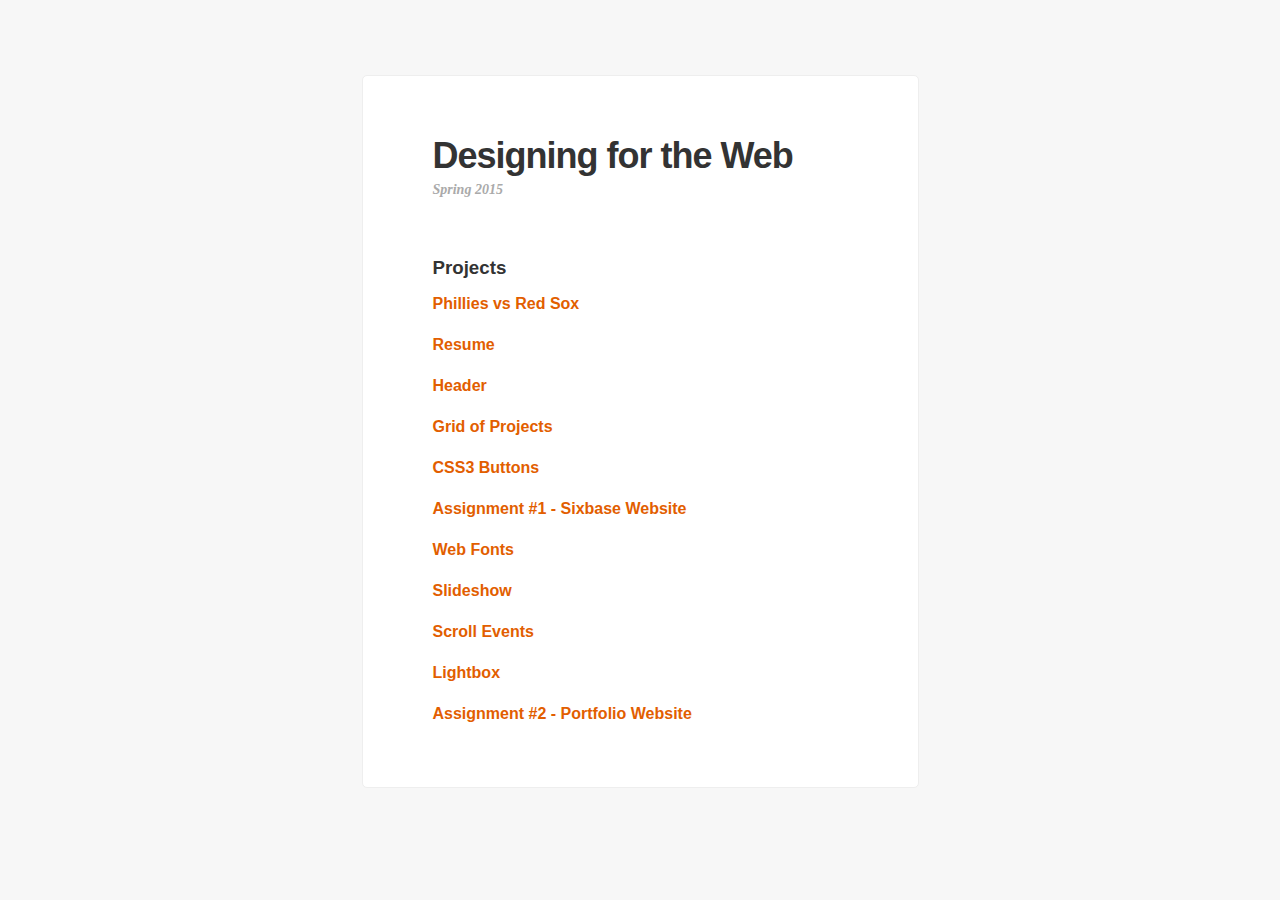
<file: index.html>
<!doctype html>
<html><head>
    <title>Designing for the Web | Spring 2015</title>

    <style type="text/css">
      body {
        background: #f7f7f7;
        font-family: 'Helvetica', Arial, sans-serif;
        color: #333333;
        font-size: 16px;
        line-height: 1.0;
        font-weight: bold;
      }

      a,
      a:active,
      a:visited {
        text-decoration: none;
        color: #e25e00;
      }

      a:hover {
        opacity: .5;
      }

      div {
        margin: 75px auto;
        padding: 60px 70px 40px 70px;
        background: #ffffff;
        max-width: 415px;
        border-radius: 5px;
        border: 1px solid #eeeeee;
      }

      h1 {
        font-size: 36px;
        line-height: 1.1;
        margin: 0;
        letter-spacing: -1px;
      }

      h2 {
        font-family: Georgia, serif;
        font-size: 14px;
        line-height: 2.0;
        color: #aaaaaa;
        font-style: italic;
        margin: 0 0 55px 0;
      }

      ul {
        list-style-type: none;
        padding: 0;
        margin: 0;
      }

      li {
        padding-bottom: 25px;
      }


    </style>
  <style>.pkt_added {text-decoration:none !important;}</style><link id="avast_os_ext_custom_font" href="//fonts.googleapis.com/css?family=Source+Sans+Pro" rel="stylesheet" type="text/css"><link href="//fonts.googleapis.com/css?family=Lato:400,900" rel="stylesheet" type="text/css"><link href="//fonts.googleapis.com/css?family=Open+Sans:300,400,700&amp;subset=latin,latin-ext" rel="stylesheet" type="text/css"><link href="//fonts.googleapis.com/css?family=Gloria+Hallelujah" rel="stylesheet" type="text/css"><style type="text/css">#wikiwand-ext-switch-button {
      position:fixed;
      bottom:-100px;
      right:10px;
      width:227px;
      height:48px;
      z-index:200000;
      cursor:pointer;
  }

  .wikiwand-ext-switch-button-RTL {
      right:auto !important;
      left:60px;
  }
  #wikiwand-ext-switch-link {
      cursor:pointer;
  }
  #wikiwand-ext-loading {
      position:fixed;
      width:120px;
      height:120px;
      margin-left:-60px;
      margin-top:-60px;
      top:50%;
      left:50%;
      z-index:100000;
      opacity:0;
  }
;</style></head>

  <body style="">
    <div>
      <h1>Designing for the Web</h1>
      <h2>Spring 2015</h2>

      <ul>
        <h3>Projects</h3>
        <li><a href="/phillies">Phillies vs Red Sox</a></li>
        <li><a href="/resume">Resume</a></li>
        <li><a href="/header">Header</a></li>
        <li><a href="/grid">Grid of Projects</a></li>
        <li><a href="/css3-button">CSS3 Buttons</a></li>
        <li><a href="/assignment1">Assignment #1 - Sixbase Website</a></li>
        <li><a href="/web-fonts">Web Fonts</a></li>
        <li><a href="/slideshow">Slideshow</a></li>
        <li><a href="/scrolling">Scroll Events</a></li>
        <li><a href="/lightbox">Lightbox</a></li>
        <li><a href="/portfolio">Assignment #2 - Portfolio Website</a></li>
      </ul>
    </div>
  

</body></html>
</file>
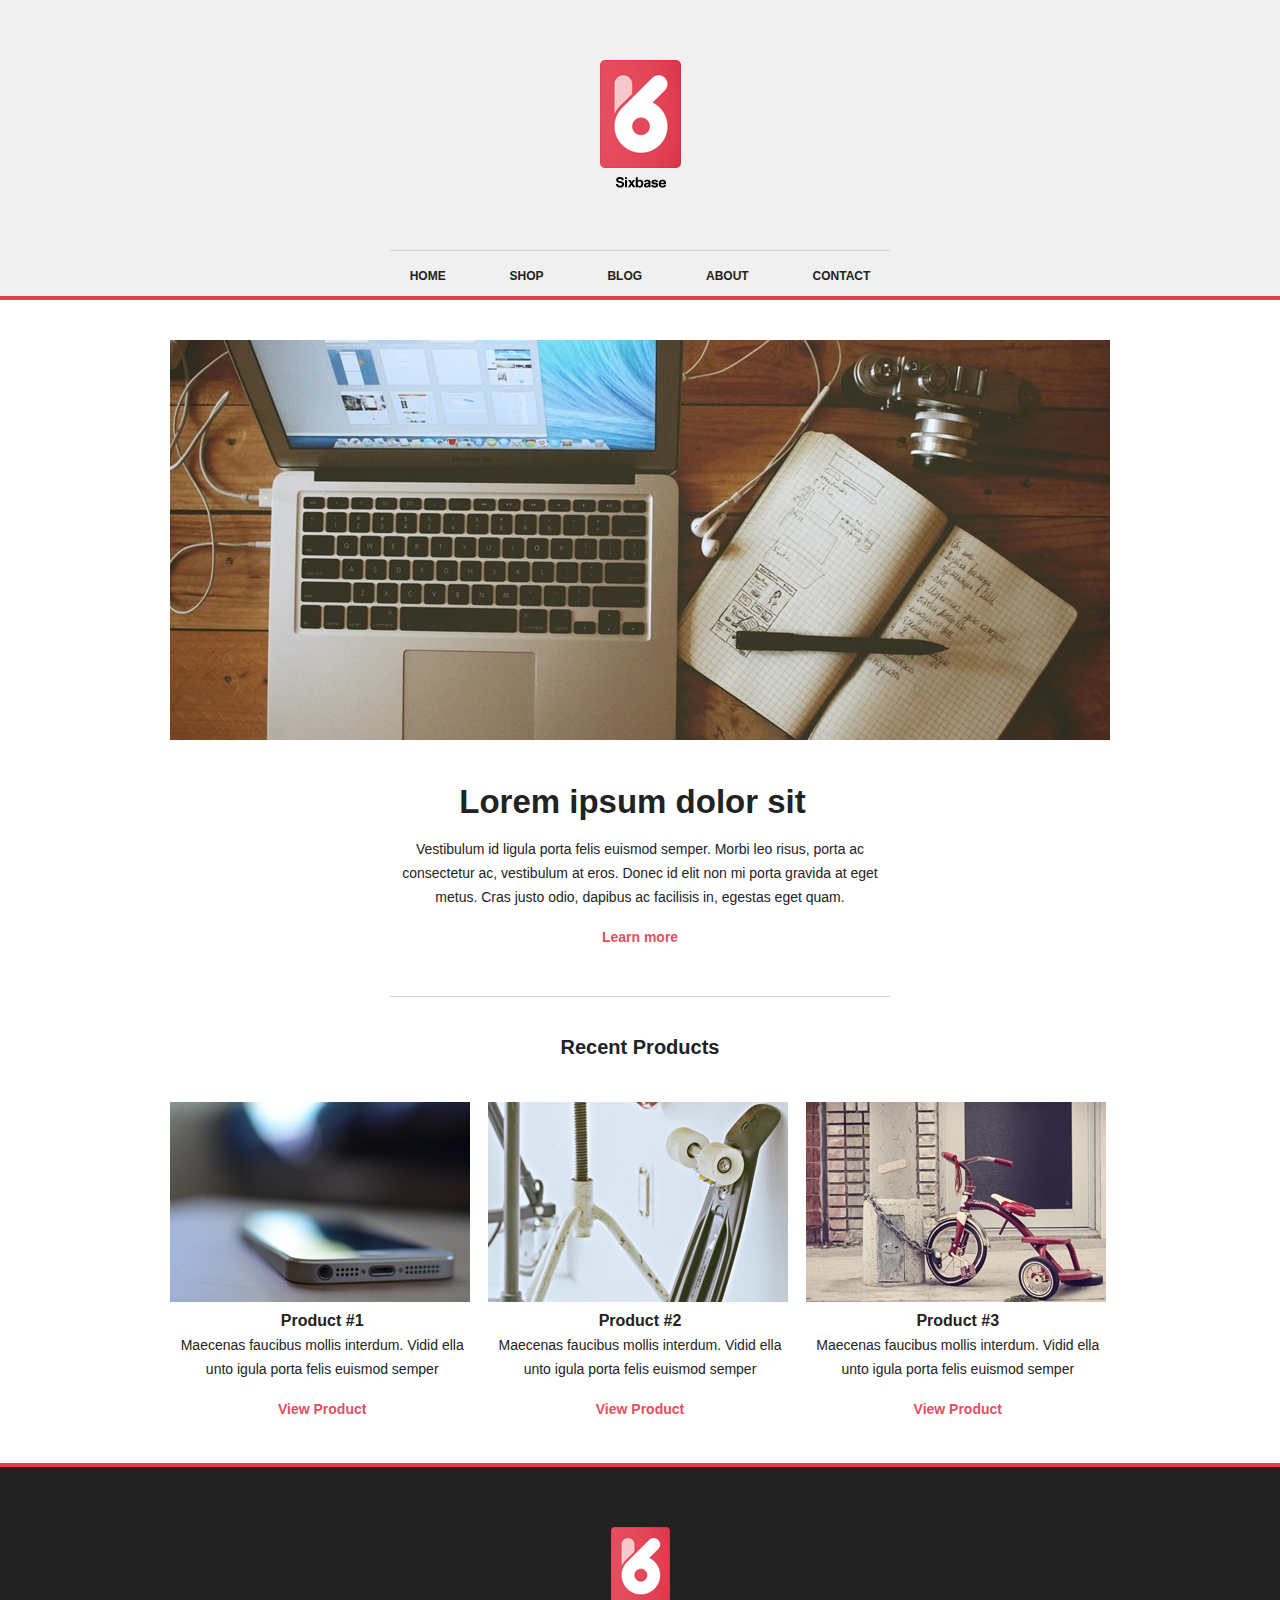
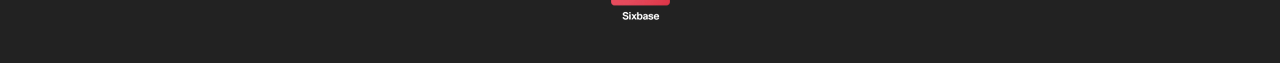
<file: assignment 1/index.html>
<!doctype HTML>
<html>
<head>
  <title>Sixbase</title>

  <link type="text/css" href="files/css/styles.css" rel="stylesheet" />
</head>

<body>
  <header>
    <div id="inner-wrapper">
      <div id="logo">
        <img src='files/img/sixbase-logo.png' />
      </div>
        <div id="line"></div>
      <div id="nav">
        <ul>
          <li><a href="http://yoursite.com" target="_self">HOME</a></li>
          <li><a href="http://yoursite.com/blog" target="_self">SHOP</a></li>
          <li><a href="http://yoursite.com/about" target="_self">BLOG</a></li>
          <li><a href="http://yoursite.com/about" target="_self">ABOUT</a></li>
          <li><a href="http://yoursite.com/contact" target="_self">CONTACT</a></li>
        </ul>
      </div>
    </div>
  </header>

  <div>
    <img src='files/img/desk-hero.jpg'/>
    <p class='body'><h1>Lorem ipsum dolor sit </h1></p>

    <div id='paragraph-1'>
      <p>Vestibulum id ligula porta felis euismod semper. Morbi leo risus, porta ac <br /> consectetur ac, vestibulum at eros. Donec id elit non mi porta gravida at eget <br /> metus. Cras justo odio, dapibus ac facilisis in, egestas eget quam.</p>
    </div>

    <p class='link'>Learn more</p>

      <div id="line"></div>

    <p><h2>Recent Products</h2></p>
   </div> 

  <div>
    <div class='product-photo'>
      <img src='files/img/product-1.jpg'/>
      <p class='product-info'><h3>Product #1</h3> Maecenas faucibus mollis interdum. Vidid ella <br /> unto igula porta felis euismod semper
      <br /><span class='link'>View Product</span></p>
    </div>

    <div class='product-photo'>
      <img src='files/img/product-2.jpg'/>
      <p class='product-info'><h3>Product #2</h3>Maecenas faucibus mollis interdum. Vidid ella <br /> unto igula porta felis euismod semper
      <br /><span class='link'>View Product</span></p>
    </div>

    <div class='product-photo'>
      <img src='files/img/product-3.jpg'/>
      <p class='product-info'><h3>Product #3</h3> Maecenas faucibus mollis interdum. Vidid ella <br /> unto igula porta felis euismod semper
      <br /><span class='link'>View Product</span></p>
    </div>
  </div>


  <div id='footer' id="inner-wrapper">
    <div id='logo'>
      <a href="http://whitefield316.github.com/assignment1">
      <img src='files/img/sixbase-logo-reversed.png' /></a>
    </div>  
  </div>


</body>
</file>
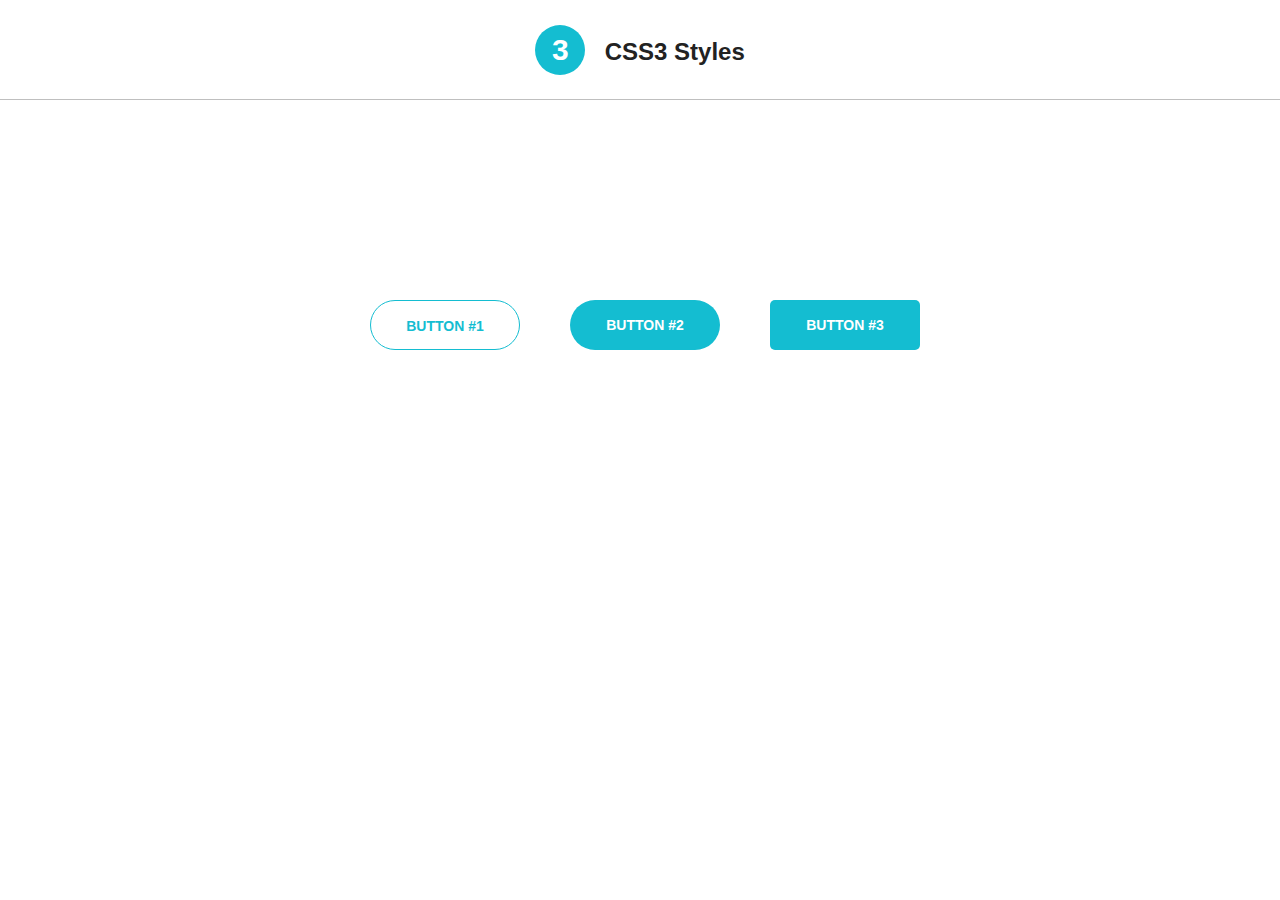
<file: css3-button/index.html>
<!doctype html>
<html>
  <head>
    <title>Practice Site 3 | CSS3 Styles</title>

    <link type="text/css" href="files/css/styles.css" rel="stylesheet" />
  </head>

  <body>
    <header>
      <div class="inner-wrapper">
        <div class="logo">
          <a href="">
            <h1>3</h1>
            <h2>CSS3 Styles</h2>
          </a>
        </div>
      </div>
    </header>

    <div class="content">
      <div class="button-wrapper">
        <a class="button one" href="">Button #1</a>
        <a class="button two" href="">Button #2</a>
        <a class="button three" href="">Button #3</a>
      </div>
    </div>
  </body>
</html>
</file>
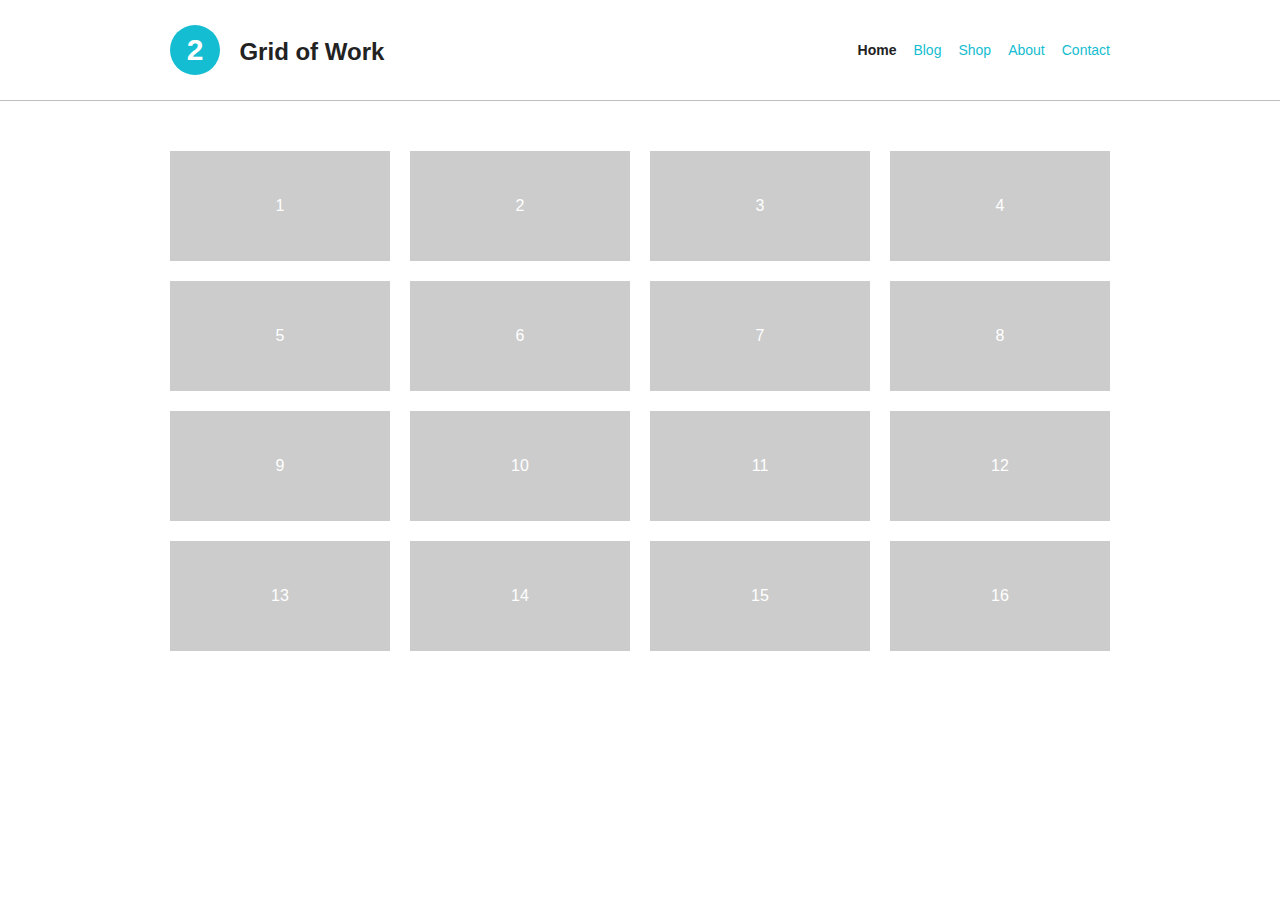
<file: grid/index.html>
<!doctype html>
<html>
  <head>
    <title>Practice Site 2 | Grid of Work</title>

    <link type="text/css" href="files/css/styles.css" rel="stylesheet" />
  </head>

  <body>
    <header>
      <div id="inner-wrapper">
        <div id="logo">
          <a href="">
            <h1>2</h1>
            <h2>Grid of Work</h2>
          </a>
        </div>
        <div id="nav">
          <ul>
            <li class="active"><a href="http://yoursite.com" target="_self">Home</a></li>
            <li><a href="http://yoursite.com/blog" target="_self">Blog</a></li>
            <li><a href="http://yoursite.com/about" target="_self">Shop</a></li>
            <li><a href="http://yoursite.com/about" target="_self">About</a></li>
            <li><a href="http://yoursite.com/contact" target="_self">Contact</a></li>
          </ul>
        </div>
      </div>
    </header>

    <div id="content">
      <div class="row-1">
        <a href=""><div class="project">1</div></a>
        <a href=""><div class="project">2</div></a>
        <a href=""><div class="project">3</div></a>
        <a href=""><div class="project last">4</div></a>
      </div>
      <div class="row-2">
        <a href=""><div class="project">5</div></a>
        <a href=""><div class="project">6</div></a>
        <a href=""><div class="project">7</div></a>
        <a href=""><div class="project last">8</div></a>
      </div>
      <div class="row-3">
        <a href=""><div class="project">9</div></a>
        <a href=""><div class="project">10</div></a>
        <a href=""><div class="project">11</div></a>
        <a href=""><div class="project last">12</div></a>
      </div>
      <div class="row-4">
        <a href=""><div class="project">13</div></a>
        <a href=""><div class="project">14</div></a>
        <a href=""><div class="project">15</div></a>
        <a href=""><div class="project last">16</div></a>
      </div>
    </div>
  </body>
</html>
</file>
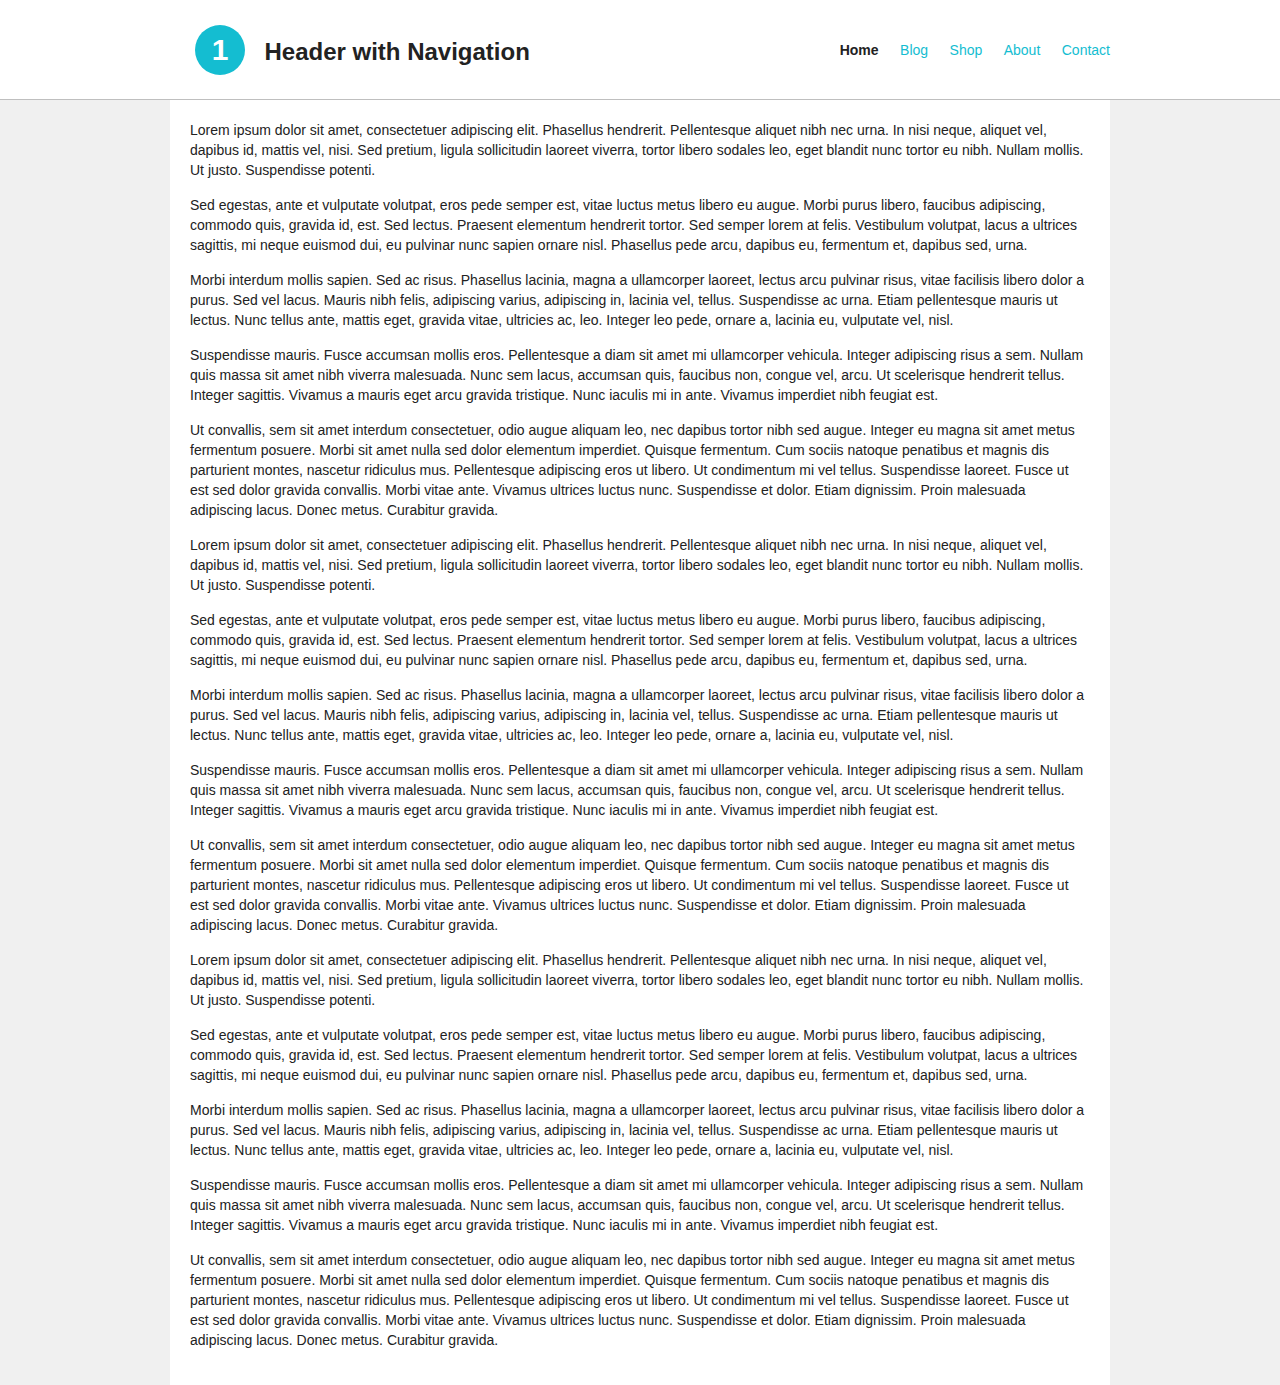
<file: header/index.html>
<!doctype html>
<html>
  <head>
    <title>Practice Site 1 | Header with Navigation</title>

    <link type="text/css" href="files/css/styles.css" rel="stylesheet" />
  </head>

  <body>
    <header>
      <div id="inner-wrapper">
        <div id="logo">
          <a href="http://ryjohnson.com">
            <h1>1</h1>
            <h2>Header with Navigation</h2>
          </a>
        </div>
        <div id="nav">
          <ul>
            <li class='active'><a href="http://yoursite.com" target="_self">Home</a></li>
            <li><a href="http://yoursite.com/blog" target="_self">Blog</a></li>
            <li><a href="http://yoursite.com/about" target="_self">Shop</a></li>
            <li><a href="http://yoursite.com/about" target="_self">About</a></li>
            <li><a href="http://yoursite.com/contact" target="_self">Contact</a></li>
          </ul>
        </div>
      </div>
    </header>

    <div id="content">
      <p>Lorem ipsum dolor sit amet, consectetuer adipiscing elit. Phasellus hendrerit. Pellentesque aliquet nibh nec urna. In nisi neque, aliquet vel, dapibus id, mattis vel, nisi. Sed pretium, ligula sollicitudin laoreet viverra, tortor libero sodales leo, eget blandit nunc tortor eu nibh. Nullam mollis. Ut justo. Suspendisse potenti.</p>

      <p>Sed egestas, ante et vulputate volutpat, eros pede semper est, vitae luctus metus libero eu augue. Morbi purus libero, faucibus adipiscing, commodo quis, gravida id, est. Sed lectus. Praesent elementum hendrerit tortor. Sed semper lorem at felis. Vestibulum volutpat, lacus a ultrices sagittis, mi neque euismod dui, eu pulvinar nunc sapien ornare nisl. Phasellus pede arcu, dapibus eu, fermentum et, dapibus sed, urna.</p>

      <p>Morbi interdum mollis sapien. Sed ac risus. Phasellus lacinia, magna a ullamcorper laoreet, lectus arcu pulvinar risus, vitae facilisis libero dolor a purus. Sed vel lacus. Mauris nibh felis, adipiscing varius, adipiscing in, lacinia vel, tellus. Suspendisse ac urna. Etiam pellentesque mauris ut lectus. Nunc tellus ante, mattis eget, gravida vitae, ultricies ac, leo. Integer leo pede, ornare a, lacinia eu, vulputate vel, nisl.</p>

      <p>Suspendisse mauris. Fusce accumsan mollis eros. Pellentesque a diam sit amet mi ullamcorper vehicula. Integer adipiscing risus a sem. Nullam quis massa sit amet nibh viverra malesuada. Nunc sem lacus, accumsan quis, faucibus non, congue vel, arcu. Ut scelerisque hendrerit tellus. Integer sagittis. Vivamus a mauris eget arcu gravida tristique. Nunc iaculis mi in ante. Vivamus imperdiet nibh feugiat est.</p>

      <p>Ut convallis, sem sit amet interdum consectetuer, odio augue aliquam leo, nec dapibus tortor nibh sed augue. Integer eu magna sit amet metus fermentum posuere. Morbi sit amet nulla sed dolor elementum imperdiet. Quisque fermentum. Cum sociis natoque penatibus et magnis dis parturient montes, nascetur ridiculus mus. Pellentesque adipiscing eros ut libero. Ut condimentum mi vel tellus. Suspendisse laoreet. Fusce ut est sed dolor gravida convallis. Morbi vitae ante. Vivamus ultrices luctus nunc. Suspendisse et dolor. Etiam dignissim. Proin malesuada adipiscing lacus. Donec metus. Curabitur gravida.</p>

      <p>Lorem ipsum dolor sit amet, consectetuer adipiscing elit. Phasellus hendrerit. Pellentesque aliquet nibh nec urna. In nisi neque, aliquet vel, dapibus id, mattis vel, nisi. Sed pretium, ligula sollicitudin laoreet viverra, tortor libero sodales leo, eget blandit nunc tortor eu nibh. Nullam mollis. Ut justo. Suspendisse potenti.</p>

      <p>Sed egestas, ante et vulputate volutpat, eros pede semper est, vitae luctus metus libero eu augue. Morbi purus libero, faucibus adipiscing, commodo quis, gravida id, est. Sed lectus. Praesent elementum hendrerit tortor. Sed semper lorem at felis. Vestibulum volutpat, lacus a ultrices sagittis, mi neque euismod dui, eu pulvinar nunc sapien ornare nisl. Phasellus pede arcu, dapibus eu, fermentum et, dapibus sed, urna.</p>

      <p>Morbi interdum mollis sapien. Sed ac risus. Phasellus lacinia, magna a ullamcorper laoreet, lectus arcu pulvinar risus, vitae facilisis libero dolor a purus. Sed vel lacus. Mauris nibh felis, adipiscing varius, adipiscing in, lacinia vel, tellus. Suspendisse ac urna. Etiam pellentesque mauris ut lectus. Nunc tellus ante, mattis eget, gravida vitae, ultricies ac, leo. Integer leo pede, ornare a, lacinia eu, vulputate vel, nisl.</p>

      <p>Suspendisse mauris. Fusce accumsan mollis eros. Pellentesque a diam sit amet mi ullamcorper vehicula. Integer adipiscing risus a sem. Nullam quis massa sit amet nibh viverra malesuada. Nunc sem lacus, accumsan quis, faucibus non, congue vel, arcu. Ut scelerisque hendrerit tellus. Integer sagittis. Vivamus a mauris eget arcu gravida tristique. Nunc iaculis mi in ante. Vivamus imperdiet nibh feugiat est.</p>

      <p>Ut convallis, sem sit amet interdum consectetuer, odio augue aliquam leo, nec dapibus tortor nibh sed augue. Integer eu magna sit amet metus fermentum posuere. Morbi sit amet nulla sed dolor elementum imperdiet. Quisque fermentum. Cum sociis natoque penatibus et magnis dis parturient montes, nascetur ridiculus mus. Pellentesque adipiscing eros ut libero. Ut condimentum mi vel tellus. Suspendisse laoreet. Fusce ut est sed dolor gravida convallis. Morbi vitae ante. Vivamus ultrices luctus nunc. Suspendisse et dolor. Etiam dignissim. Proin malesuada adipiscing lacus. Donec metus. Curabitur gravida.</p>

      <p>Lorem ipsum dolor sit amet, consectetuer adipiscing elit. Phasellus hendrerit. Pellentesque aliquet nibh nec urna. In nisi neque, aliquet vel, dapibus id, mattis vel, nisi. Sed pretium, ligula sollicitudin laoreet viverra, tortor libero sodales leo, eget blandit nunc tortor eu nibh. Nullam mollis. Ut justo. Suspendisse potenti.</p>

      <p>Sed egestas, ante et vulputate volutpat, eros pede semper est, vitae luctus metus libero eu augue. Morbi purus libero, faucibus adipiscing, commodo quis, gravida id, est. Sed lectus. Praesent elementum hendrerit tortor. Sed semper lorem at felis. Vestibulum volutpat, lacus a ultrices sagittis, mi neque euismod dui, eu pulvinar nunc sapien ornare nisl. Phasellus pede arcu, dapibus eu, fermentum et, dapibus sed, urna.</p>

      <p>Morbi interdum mollis sapien. Sed ac risus. Phasellus lacinia, magna a ullamcorper laoreet, lectus arcu pulvinar risus, vitae facilisis libero dolor a purus. Sed vel lacus. Mauris nibh felis, adipiscing varius, adipiscing in, lacinia vel, tellus. Suspendisse ac urna. Etiam pellentesque mauris ut lectus. Nunc tellus ante, mattis eget, gravida vitae, ultricies ac, leo. Integer leo pede, ornare a, lacinia eu, vulputate vel, nisl.</p>

      <p>Suspendisse mauris. Fusce accumsan mollis eros. Pellentesque a diam sit amet mi ullamcorper vehicula. Integer adipiscing risus a sem. Nullam quis massa sit amet nibh viverra malesuada. Nunc sem lacus, accumsan quis, faucibus non, congue vel, arcu. Ut scelerisque hendrerit tellus. Integer sagittis. Vivamus a mauris eget arcu gravida tristique. Nunc iaculis mi in ante. Vivamus imperdiet nibh feugiat est.</p>

      <p>Ut convallis, sem sit amet interdum consectetuer, odio augue aliquam leo, nec dapibus tortor nibh sed augue. Integer eu magna sit amet metus fermentum posuere. Morbi sit amet nulla sed dolor elementum imperdiet. Quisque fermentum. Cum sociis natoque penatibus et magnis dis parturient montes, nascetur ridiculus mus. Pellentesque adipiscing eros ut libero. Ut condimentum mi vel tellus. Suspendisse laoreet. Fusce ut est sed dolor gravida convallis. Morbi vitae ante. Vivamus ultrices luctus nunc. Suspendisse et dolor. Etiam dignissim. Proin malesuada adipiscing lacus. Donec metus. Curabitur gravida.</p>
    </div>
  </body>
</html>
</file>
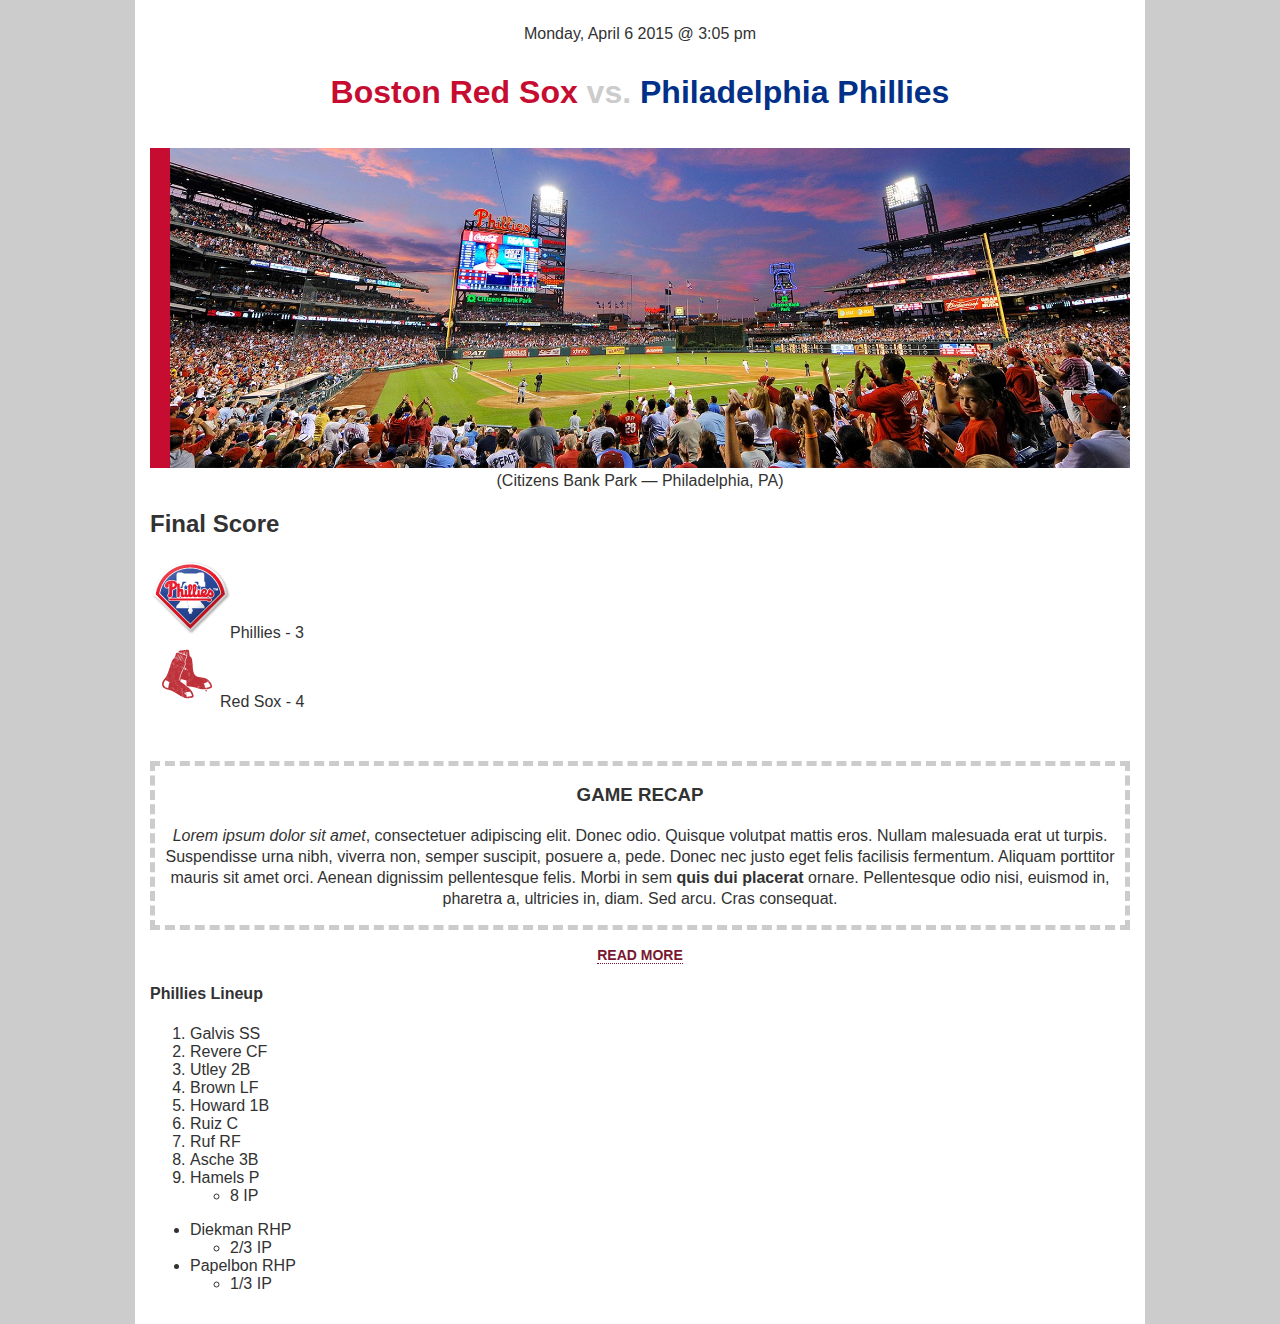
<file: phillies/index.html>
<!DOCTYPE html>
<html>
	<head>
		<title>Red Sox vs. Phillies</title>
	</head>

	<body style='font-family: Helvetica, sans-serif; background-color: #cccccc; margin: 0; padding: 0; color: #323232;'>
		<div style='width: 980px; background-color: #ffffff; margin: 0 auto; padding: 15px;'>

			<div style='text-align: center; padding: 10px;'>Monday, April 6 2015 @ 3:05 pm</div>
			<h1 style='text-align: center; color: #cccccc;'><span style='color: #c60c30;'>Boston Red Sox</span> vs. <span style='color: #003087;'>Philadelphia Phillies</span></h1>

			<img src='files/citizensbank.jpg'alt='Citizens Bank Park' style='width: 100%; border-left: 20px solid #c60c30; margin-top: 15px; box-sizing: border-box;'/>
			<div style='text-align: center;'>(Citizens Bank Park &mdash; Philadelphia, PA)</div>

			<h2>Final Score</h2>
			<a href='http://phillies.com' target='_blank'><img src='files/phillies-logo.png' alt='Phillies Logo' /></a>Phillies - 3<br />
			<a href='http://redsox.com' target='_blank'><img src='files/redsox-logo.png' alt='Red Sox Logo' /></a>Red Sox - 4

			<div style='border: 5px dashed #cccccc; margin-top: 50px; text-align: center;'>
			<h3>GAME RECAP</h3>
			<p style='font-size: 16px; line-height: 21px; marigin-top: 10px;'><span style='font-style: italic;'>Lorem ipsum dolor sit amet</span>, consectetuer adipiscing elit. Donec odio. Quisque volutpat mattis eros. Nullam malesuada erat ut turpis. Suspendisse urna nibh, viverra non, semper suscipit, posuere a, pede. Donec nec justo eget felis facilisis fermentum. Aliquam porttitor mauris sit amet orci. Aenean dignissim pellentesque felis. Morbi in sem <span style='font-weight: bold;'>quis dui placerat</span> ornare. Pellentesque odio nisi, euismod in, pharetra a, ultricies in, diam. Sed arcu. Cras consequat.</p>
			</div>

			<p style='text-align: center;'>
				<a href='' style='font-family: Helvetica, Arial, sans-serif; font-size: 14px; font-weight: bold; text-decoration: none; border-bottom: 1px dotted #791731; color: #791731; text-transform: uppercase;'>Read More</a>
			</p>

			<h4>Phillies Lineup</h4>
			<ol>
					<li>Galvis SS</li>
					<li>Revere CF</li>
					<li>Utley 2B</li>
					<li>Brown LF</li>
					<li>Howard 1B</li>
					<li>Ruiz C</li>
					<li>Ruf RF</li>
					<li>Asche 3B</li>
					<li>Hamels P
						<ul>
							<li>8 IP</li>
						</ul>
					</li>
			</ol>

			<!-- Relief Pitchers -->
			<ul>
				<li>Diekman RHP</li>
					<ul>
						<li>2/3 IP</li>
					</ul>
				<li>Papelbon RHP</li>	
					<ul>
						<li>1/3 IP</li>
					</ul>	
			</ul>	
		</div>
	</body>
</html>
</file>
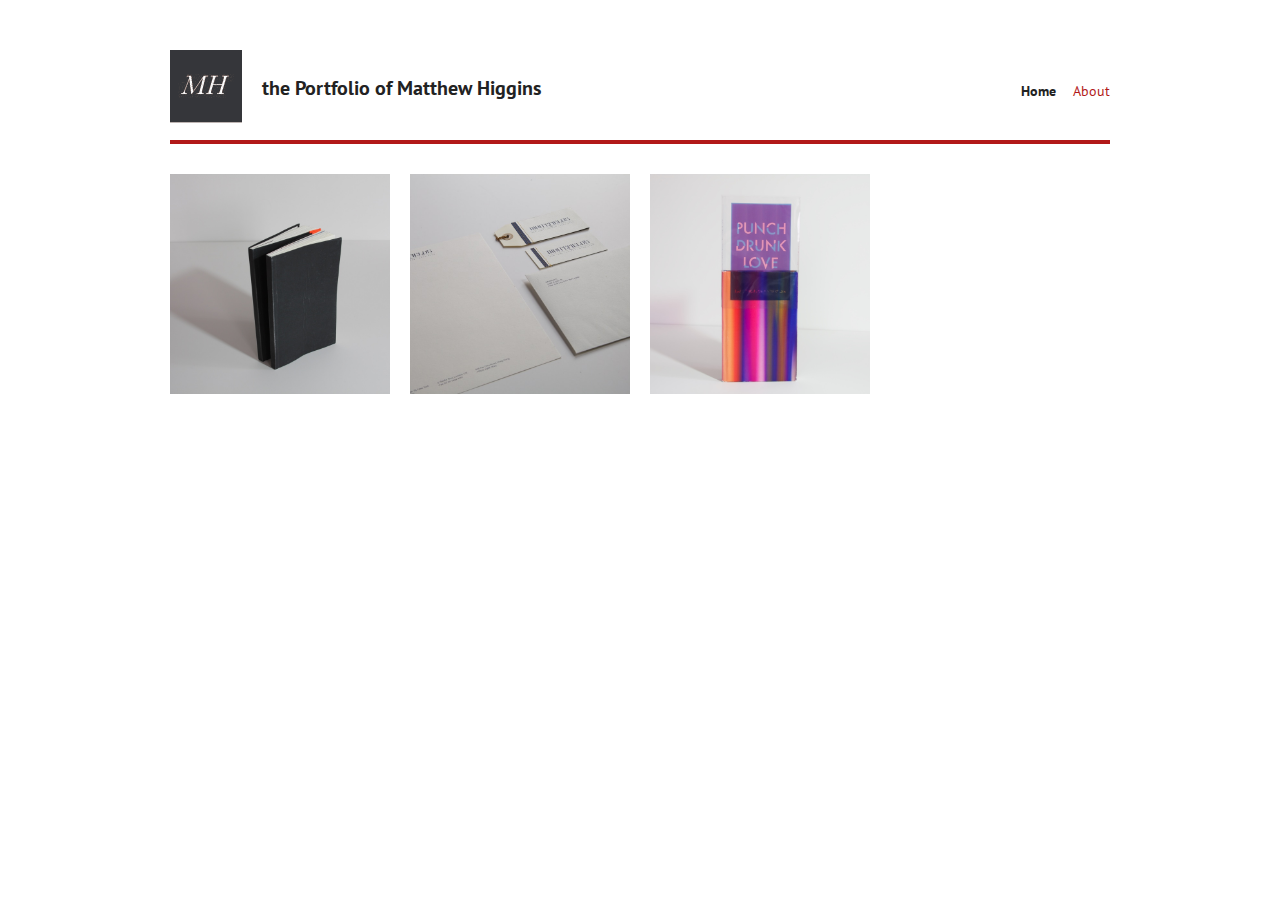
<file: portfolio/index.html>
<!doctype html>
<html>
<head>
	<title>Portfolio | Matt Higgins</title>

	<link type="text/css" href="files/css/styles.css" rel="stylesheet" />
  <link href='http://fonts.googleapis.com/css?family=PT+Sans:400,700' rel='stylesheet' type='text/css'>
  <link type="text/css" href="files/css/magnific.css" rel="stylesheet" />

    <script src="http://ajax.googleapis.com/ajax/libs/jquery/1.10.2/jquery.min.js"></script>
    <script src="files/js/magnific.js"></script>
    <script src="files/js/utilities.js"></script> 
</head>

	<body>
    <header>
      <div id="inner-wrapper">
        <div id='logo'>
          <img src='files/img/logo.jpg' />
        </div>
        <div id="title"> 
          <a href="http://introtowww.github.io/portfolio">
            <!-- <h1>H</h1> -->
            <h2>the Portfolio of Matthew Higgins</h2>
          </a>
        </div>
        <div id="nav">
          <ul>
            <li class="active"><a href="http://introtowww.github.io/portfolio" target="_self">Home</a></li>
            <li><a href="about.html" target="_self">About</a></li>
          </ul>
        </div>
      </div>
    </header>

    <div id="grid">
      <div class="row-1">
        <a class='ajax-popup-link' href="projects/podcast_book.html"><div class="project">Podcast Book<img src='projects/images/podcast_book/1.jpg' /></div></a>

        <a class='ajax-popup-link' href="projects/whitefields.html"><div class="project">Whitefield's<img src='projects/images/whitefields/2.jpg' /></div></a>
        
        <a class='ajax-popup-link' href="projects/pdl_book_cover.html"><div class="project">Book Cover Design<img src='projects/images/pdl_book_cover/1.jpg' /></div></a>
        <div class="project-last-empty"></div>
      </div>
      <!-- <div class="row-2">
        <a href=""><div class="project"></div></a>
        <a href=""><div class="project"></div></a>
        <a href=""><div class="project"></div></a>
        <a href=""><div class="project last"></div></a>
      </div>
      <div class="row-3">
        <a href=""><div class="project">9</div></a>
        <a href=""><div class="project">10</div></a>
        <a href=""><div class="project">11</div></a>
        <a href=""><div class="project last">12</div></a>
      </div>
      <div class="row-4">
        <a href=""><div class="project">13</div></a>
        <a href=""><div class="project">14</div></a>
        <a href=""><div class="project">15</div></a>
        <a href=""><div class="project last">16</div></a>
      </div> -->
    </div>
    <div class="clearfix"></div>
  </body>
</html>
</file>
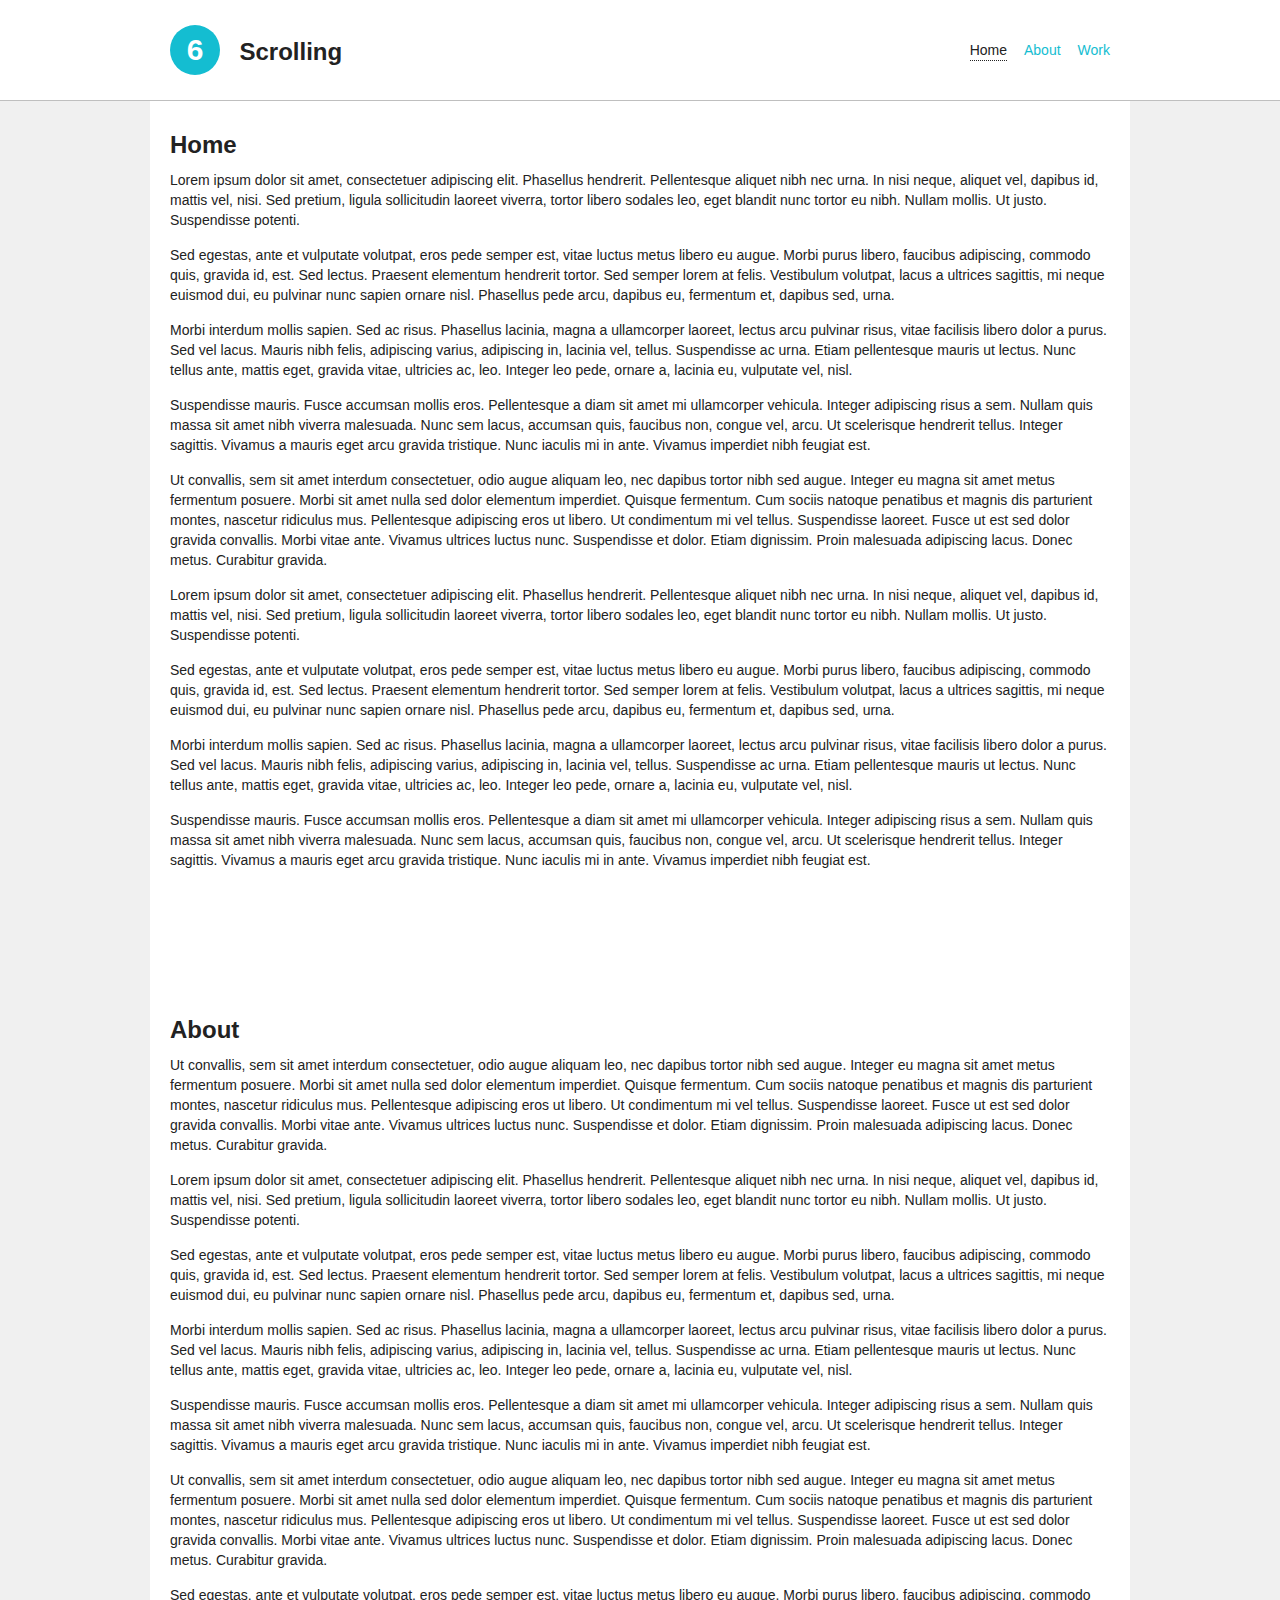
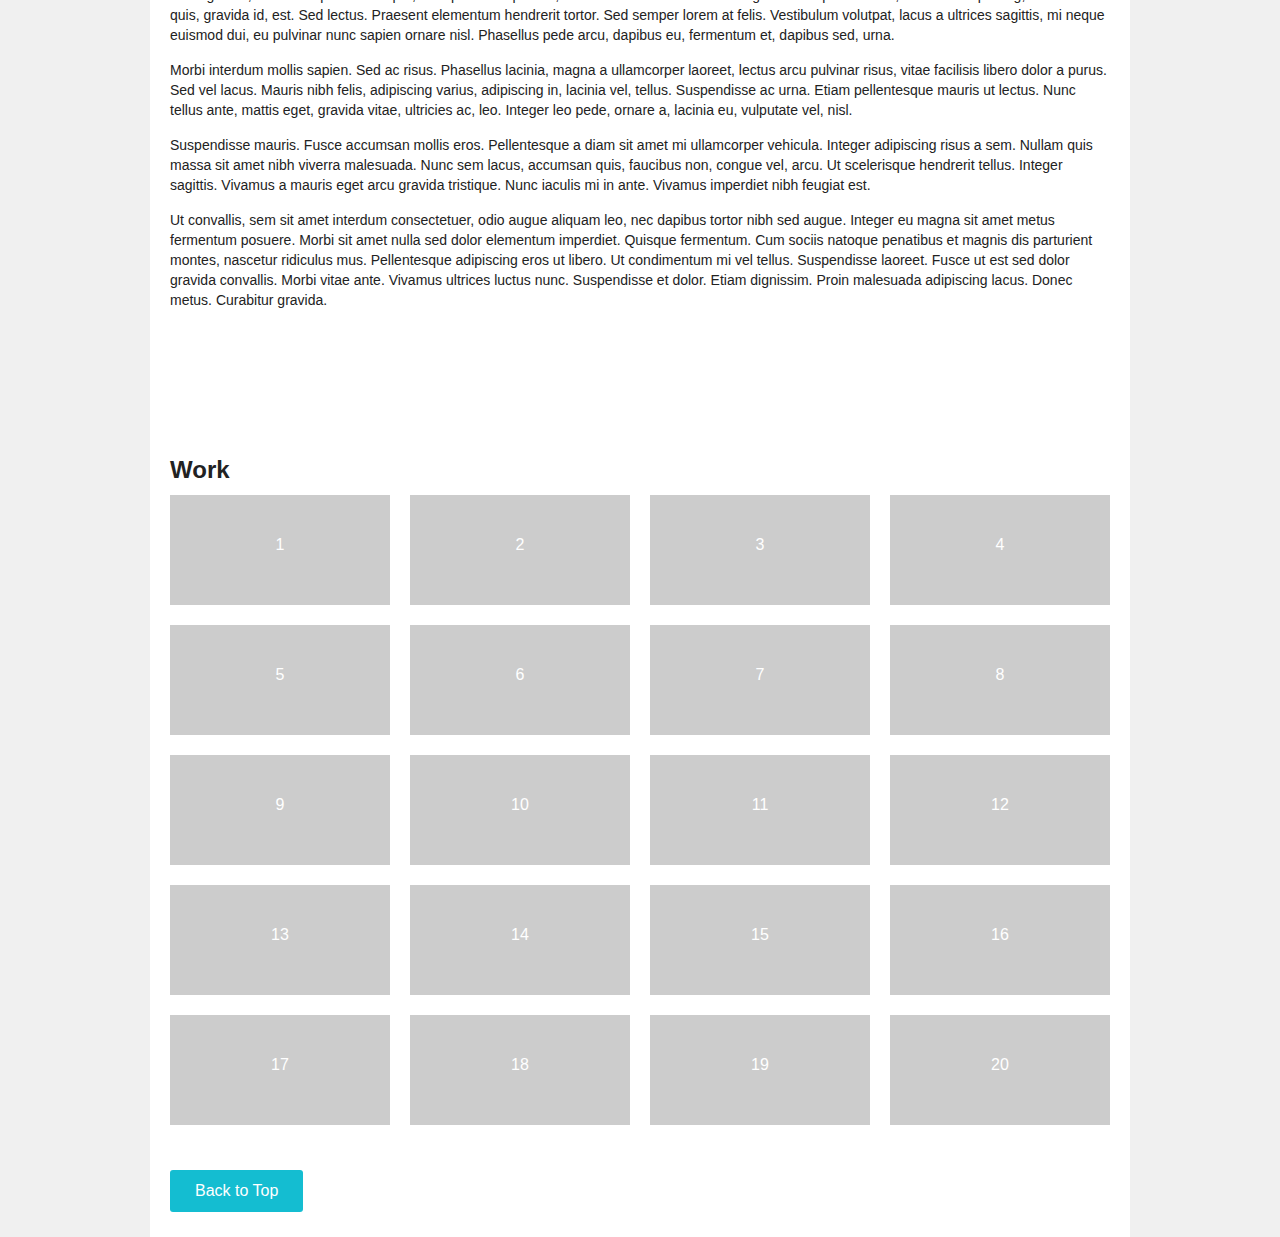
<file: scrolling/index.html>
<!doctype html>
<html>
  <head>
    <title>Practice Site 6 | Scrolling</title>

    <link type="text/css" href="files/css/styles.css" rel="stylesheet" />

    <script src="http://ajax.googleapis.com/ajax/libs/jquery/1.10.2/jquery.min.js"></script>
    <script src="files/js/scrollIt.min.js"></script>
    <script src="files/js/utilities.js"></script>
  </head>

  <body>
    <header>
      <div id="inner-wrapper">
        <div id="logo">
          <a href="">
            <h1>6</h1>
            <h2>Scrolling</h2>
          </a>
        </div>
        <div id="nav">
          <ul>
            <li><a class='active' data-scroll-nav='0'>Home</a></li>
            <li><a data-scroll-nav='1'>About</a></li>
            <li><a data-scroll-nav='2'>Work</a></li>
          </ul>
        </div>
      </div>
    </header>

    <div id="content">
      <div id="section-1" data-scroll-index='0'>
        <h2>Home</h2>

        <p>Lorem ipsum dolor sit amet, consectetuer adipiscing elit. Phasellus hendrerit. Pellentesque aliquet nibh nec urna. In nisi neque, aliquet vel, dapibus id, mattis vel, nisi. Sed pretium, ligula sollicitudin laoreet viverra, tortor libero sodales leo, eget blandit nunc tortor eu nibh. Nullam mollis. Ut justo. Suspendisse potenti.</p>

        <p>Sed egestas, ante et vulputate volutpat, eros pede semper est, vitae luctus metus libero eu augue. Morbi purus libero, faucibus adipiscing, commodo quis, gravida id, est. Sed lectus. Praesent elementum hendrerit tortor. Sed semper lorem at felis. Vestibulum volutpat, lacus a ultrices sagittis, mi neque euismod dui, eu pulvinar nunc sapien ornare nisl. Phasellus pede arcu, dapibus eu, fermentum et, dapibus sed, urna.</p>

        <p>Morbi interdum mollis sapien. Sed ac risus. Phasellus lacinia, magna a ullamcorper laoreet, lectus arcu pulvinar risus, vitae facilisis libero dolor a purus. Sed vel lacus. Mauris nibh felis, adipiscing varius, adipiscing in, lacinia vel, tellus. Suspendisse ac urna. Etiam pellentesque mauris ut lectus. Nunc tellus ante, mattis eget, gravida vitae, ultricies ac, leo. Integer leo pede, ornare a, lacinia eu, vulputate vel, nisl.</p>

        <p>Suspendisse mauris. Fusce accumsan mollis eros. Pellentesque a diam sit amet mi ullamcorper vehicula. Integer adipiscing risus a sem. Nullam quis massa sit amet nibh viverra malesuada. Nunc sem lacus, accumsan quis, faucibus non, congue vel, arcu. Ut scelerisque hendrerit tellus. Integer sagittis. Vivamus a mauris eget arcu gravida tristique. Nunc iaculis mi in ante. Vivamus imperdiet nibh feugiat est.</p>

        <p>Ut convallis, sem sit amet interdum consectetuer, odio augue aliquam leo, nec dapibus tortor nibh sed augue. Integer eu magna sit amet metus fermentum posuere. Morbi sit amet nulla sed dolor elementum imperdiet. Quisque fermentum. Cum sociis natoque penatibus et magnis dis parturient montes, nascetur ridiculus mus. Pellentesque adipiscing eros ut libero. Ut condimentum mi vel tellus. Suspendisse laoreet. Fusce ut est sed dolor gravida convallis. Morbi vitae ante. Vivamus ultrices luctus nunc. Suspendisse et dolor. Etiam dignissim. Proin malesuada adipiscing lacus. Donec metus. Curabitur gravida.</p>

        <p>Lorem ipsum dolor sit amet, consectetuer adipiscing elit. Phasellus hendrerit. Pellentesque aliquet nibh nec urna. In nisi neque, aliquet vel, dapibus id, mattis vel, nisi. Sed pretium, ligula sollicitudin laoreet viverra, tortor libero sodales leo, eget blandit nunc tortor eu nibh. Nullam mollis. Ut justo. Suspendisse potenti.</p>

        <p>Sed egestas, ante et vulputate volutpat, eros pede semper est, vitae luctus metus libero eu augue. Morbi purus libero, faucibus adipiscing, commodo quis, gravida id, est. Sed lectus. Praesent elementum hendrerit tortor. Sed semper lorem at felis. Vestibulum volutpat, lacus a ultrices sagittis, mi neque euismod dui, eu pulvinar nunc sapien ornare nisl. Phasellus pede arcu, dapibus eu, fermentum et, dapibus sed, urna.</p>

        <p>Morbi interdum mollis sapien. Sed ac risus. Phasellus lacinia, magna a ullamcorper laoreet, lectus arcu pulvinar risus, vitae facilisis libero dolor a purus. Sed vel lacus. Mauris nibh felis, adipiscing varius, adipiscing in, lacinia vel, tellus. Suspendisse ac urna. Etiam pellentesque mauris ut lectus. Nunc tellus ante, mattis eget, gravida vitae, ultricies ac, leo. Integer leo pede, ornare a, lacinia eu, vulputate vel, nisl.</p>

        <p>Suspendisse mauris. Fusce accumsan mollis eros. Pellentesque a diam sit amet mi ullamcorper vehicula. Integer adipiscing risus a sem. Nullam quis massa sit amet nibh viverra malesuada. Nunc sem lacus, accumsan quis, faucibus non, congue vel, arcu. Ut scelerisque hendrerit tellus. Integer sagittis. Vivamus a mauris eget arcu gravida tristique. Nunc iaculis mi in ante. Vivamus imperdiet nibh feugiat est.</p>
      </div>

      <div id="section-2" data-scroll-index='1'>
        <h2>About</h2>

        <p>Ut convallis, sem sit amet interdum consectetuer, odio augue aliquam leo, nec dapibus tortor nibh sed augue. Integer eu magna sit amet metus fermentum posuere. Morbi sit amet nulla sed dolor elementum imperdiet. Quisque fermentum. Cum sociis natoque penatibus et magnis dis parturient montes, nascetur ridiculus mus. Pellentesque adipiscing eros ut libero. Ut condimentum mi vel tellus. Suspendisse laoreet. Fusce ut est sed dolor gravida convallis. Morbi vitae ante. Vivamus ultrices luctus nunc. Suspendisse et dolor. Etiam dignissim. Proin malesuada adipiscing lacus. Donec metus. Curabitur gravida.</p>

        <p>Lorem ipsum dolor sit amet, consectetuer adipiscing elit. Phasellus hendrerit. Pellentesque aliquet nibh nec urna. In nisi neque, aliquet vel, dapibus id, mattis vel, nisi. Sed pretium, ligula sollicitudin laoreet viverra, tortor libero sodales leo, eget blandit nunc tortor eu nibh. Nullam mollis. Ut justo. Suspendisse potenti.</p>

        <p>Sed egestas, ante et vulputate volutpat, eros pede semper est, vitae luctus metus libero eu augue. Morbi purus libero, faucibus adipiscing, commodo quis, gravida id, est. Sed lectus. Praesent elementum hendrerit tortor. Sed semper lorem at felis. Vestibulum volutpat, lacus a ultrices sagittis, mi neque euismod dui, eu pulvinar nunc sapien ornare nisl. Phasellus pede arcu, dapibus eu, fermentum et, dapibus sed, urna.</p>

        <p>Morbi interdum mollis sapien. Sed ac risus. Phasellus lacinia, magna a ullamcorper laoreet, lectus arcu pulvinar risus, vitae facilisis libero dolor a purus. Sed vel lacus. Mauris nibh felis, adipiscing varius, adipiscing in, lacinia vel, tellus. Suspendisse ac urna. Etiam pellentesque mauris ut lectus. Nunc tellus ante, mattis eget, gravida vitae, ultricies ac, leo. Integer leo pede, ornare a, lacinia eu, vulputate vel, nisl.</p>

        <p>Suspendisse mauris. Fusce accumsan mollis eros. Pellentesque a diam sit amet mi ullamcorper vehicula. Integer adipiscing risus a sem. Nullam quis massa sit amet nibh viverra malesuada. Nunc sem lacus, accumsan quis, faucibus non, congue vel, arcu. Ut scelerisque hendrerit tellus. Integer sagittis. Vivamus a mauris eget arcu gravida tristique. Nunc iaculis mi in ante. Vivamus imperdiet nibh feugiat est.</p>

        <p>Ut convallis, sem sit amet interdum consectetuer, odio augue aliquam leo, nec dapibus tortor nibh sed augue. Integer eu magna sit amet metus fermentum posuere. Morbi sit amet nulla sed dolor elementum imperdiet. Quisque fermentum. Cum sociis natoque penatibus et magnis dis parturient montes, nascetur ridiculus mus. Pellentesque adipiscing eros ut libero. Ut condimentum mi vel tellus. Suspendisse laoreet. Fusce ut est sed dolor gravida convallis. Morbi vitae ante. Vivamus ultrices luctus nunc. Suspendisse et dolor. Etiam dignissim. Proin malesuada adipiscing lacus. Donec metus. Curabitur gravida.</p>

        <p>Sed egestas, ante et vulputate volutpat, eros pede semper est, vitae luctus metus libero eu augue. Morbi purus libero, faucibus adipiscing, commodo quis, gravida id, est. Sed lectus. Praesent elementum hendrerit tortor. Sed semper lorem at felis. Vestibulum volutpat, lacus a ultrices sagittis, mi neque euismod dui, eu pulvinar nunc sapien ornare nisl. Phasellus pede arcu, dapibus eu, fermentum et, dapibus sed, urna.</p>

        <p>Morbi interdum mollis sapien. Sed ac risus. Phasellus lacinia, magna a ullamcorper laoreet, lectus arcu pulvinar risus, vitae facilisis libero dolor a purus. Sed vel lacus. Mauris nibh felis, adipiscing varius, adipiscing in, lacinia vel, tellus. Suspendisse ac urna. Etiam pellentesque mauris ut lectus. Nunc tellus ante, mattis eget, gravida vitae, ultricies ac, leo. Integer leo pede, ornare a, lacinia eu, vulputate vel, nisl.</p>

        <p>Suspendisse mauris. Fusce accumsan mollis eros. Pellentesque a diam sit amet mi ullamcorper vehicula. Integer adipiscing risus a sem. Nullam quis massa sit amet nibh viverra malesuada. Nunc sem lacus, accumsan quis, faucibus non, congue vel, arcu. Ut scelerisque hendrerit tellus. Integer sagittis. Vivamus a mauris eget arcu gravida tristique. Nunc iaculis mi in ante. Vivamus imperdiet nibh feugiat est.</p>

        <p>Ut convallis, sem sit amet interdum consectetuer, odio augue aliquam leo, nec dapibus tortor nibh sed augue. Integer eu magna sit amet metus fermentum posuere. Morbi sit amet nulla sed dolor elementum imperdiet. Quisque fermentum. Cum sociis natoque penatibus et magnis dis parturient montes, nascetur ridiculus mus. Pellentesque adipiscing eros ut libero. Ut condimentum mi vel tellus. Suspendisse laoreet. Fusce ut est sed dolor gravida convallis. Morbi vitae ante. Vivamus ultrices luctus nunc. Suspendisse et dolor. Etiam dignissim. Proin malesuada adipiscing lacus. Donec metus. Curabitur gravida.</p>
      </div>

      <div id="section-3" data-scroll-index='2'>
        <h2>Work</h2>

        <div class="row-1">
          <a href=""><div class="project">1</div></a>
          <a href=""><div class="project">2</div></a>
          <a href=""><div class="project">3</div></a>
          <a href=""><div class="project last">4</div></a>
        </div>
        <div class="row-2">
          <a href=""><div class="project">5</div></a>
          <a href=""><div class="project">6</div></a>
          <a href=""><div class="project">7</div></a>
          <a href=""><div class="project last">8</div></a>
        </div>
        <div class="row-3">
          <a href=""><div class="project">9</div></a>
          <a href=""><div class="project">10</div></a>
          <a href=""><div class="project">11</div></a>
          <a href=""><div class="project last">12</div></a>
        </div>
        <div class="row-4">
          <a href=""><div class="project">13</div></a>
          <a href=""><div class="project">14</div></a>
          <a href=""><div class="project">15</div></a>
          <a href=""><div class="project last">16</div></a>
        </div>
        <div class="row-5">
          <a href=""><div class="project">17</div></a>
          <a href=""><div class="project">18</div></a>
          <a href=""><div class="project">19</div></a>
          <a href=""><div class="project last">20</div></a>
        </div>

        <a class="back-to-top" data-scroll-goto='0'>Back to Top</a>
      </div>
      <div id="clearfix"></div>
    </div>
  </body>
</html>
</file>
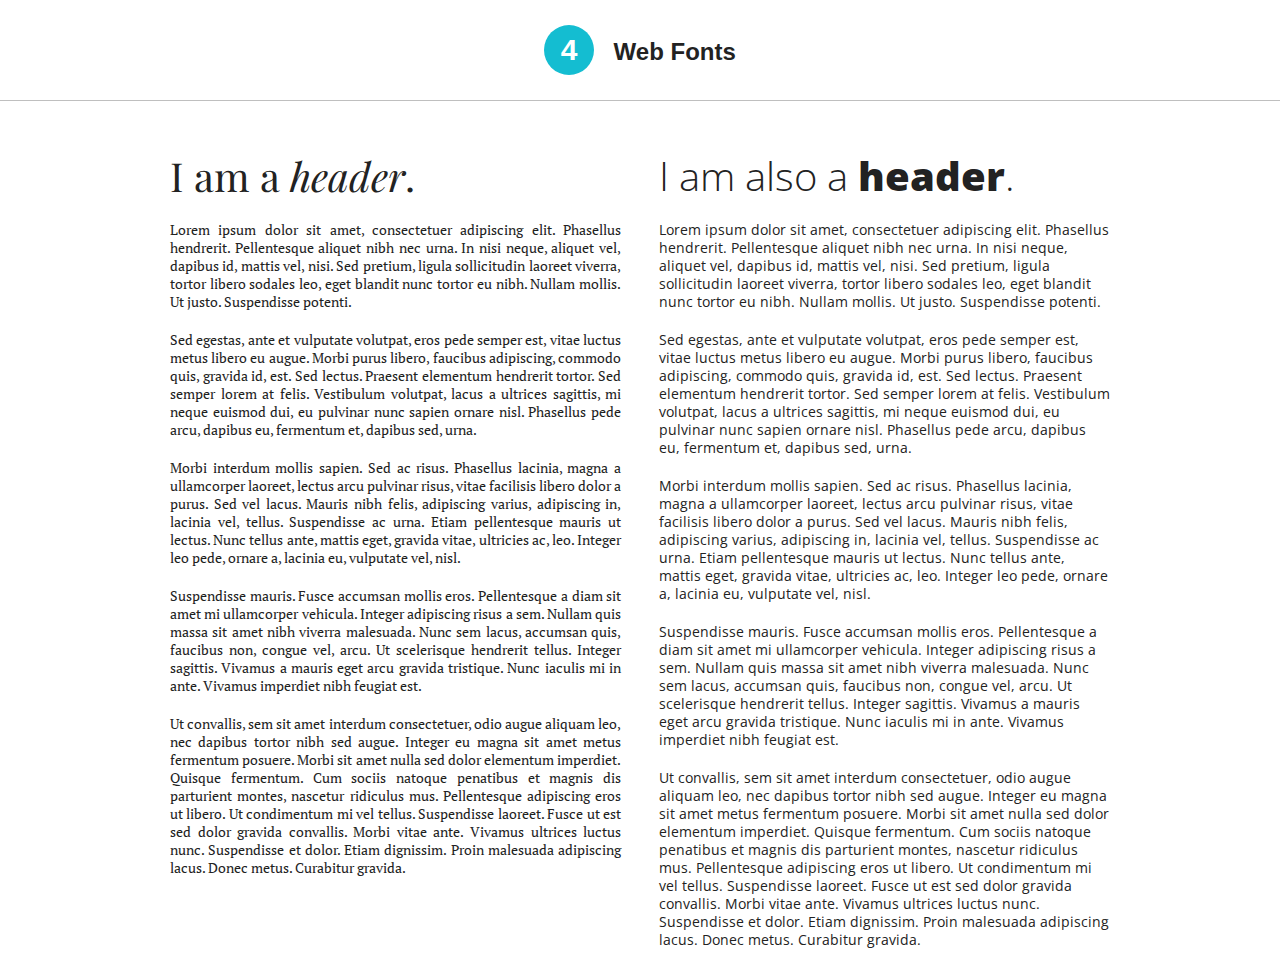
<file: web-fonts/index.html>
<!doctype html>
<html>
  <head>
    <title>Practice Site 4 | Web Fonts</title>

    <link type="text/css" href="files/css/styles.css" rel="stylesheet" />
    <link href='http://fonts.googleapis.com/css?family=Playfair+Display:900,900italic|PT+Serif|Open+Sans:400,300,800' rel='stylesheet' type='text/css'>
  </head>

  <body>
    <header>
      <div id="inner-wrapper">
        <div id="logo">
          <a href="http://ryjohnson.com">
            <h1>4</h1>
            <h2>Web Fonts</h2>
          </a>
        </div>
      </div>
    </header>

    <div id="content">
      <div id="columns">
        <div id="left-column">
          <h2 class="left-header">I am a <span class="italic">header</span>.</h2>
          <p>Lorem ipsum dolor sit amet, consectetuer adipiscing elit. Phasellus hendrerit. Pellentesque aliquet nibh nec urna. In nisi neque, aliquet vel, dapibus id, mattis vel, nisi. Sed pretium, ligula sollicitudin laoreet viverra, tortor libero sodales leo, eget blandit nunc tortor eu nibh. Nullam mollis. Ut justo. Suspendisse potenti.</p>

          <p>Sed egestas, ante et vulputate volutpat, eros pede semper est, vitae luctus metus libero eu augue. Morbi purus libero, faucibus adipiscing, commodo quis, gravida id, est. Sed lectus. Praesent elementum hendrerit tortor. Sed semper lorem at felis. Vestibulum volutpat, lacus a ultrices sagittis, mi neque euismod dui, eu pulvinar nunc sapien ornare nisl. Phasellus pede arcu, dapibus eu, fermentum et, dapibus sed, urna.</p>

          <p>Morbi interdum mollis sapien. Sed ac risus. Phasellus lacinia, magna a ullamcorper laoreet, lectus arcu pulvinar risus, vitae facilisis libero dolor a purus. Sed vel lacus. Mauris nibh felis, adipiscing varius, adipiscing in, lacinia vel, tellus. Suspendisse ac urna. Etiam pellentesque mauris ut lectus. Nunc tellus ante, mattis eget, gravida vitae, ultricies ac, leo. Integer leo pede, ornare a, lacinia eu, vulputate vel, nisl.</p>

          <p>Suspendisse mauris. Fusce accumsan mollis eros. Pellentesque a diam sit amet mi ullamcorper vehicula. Integer adipiscing risus a sem. Nullam quis massa sit amet nibh viverra malesuada. Nunc sem lacus, accumsan quis, faucibus non, congue vel, arcu. Ut scelerisque hendrerit tellus. Integer sagittis. Vivamus a mauris eget arcu gravida tristique. Nunc iaculis mi in ante. Vivamus imperdiet nibh feugiat est.</p>

          <p>Ut convallis, sem sit amet interdum consectetuer, odio augue aliquam leo, nec dapibus tortor nibh sed augue. Integer eu magna sit amet metus fermentum posuere. Morbi sit amet nulla sed dolor elementum imperdiet. Quisque fermentum. Cum sociis natoque penatibus et magnis dis parturient montes, nascetur ridiculus mus. Pellentesque adipiscing eros ut libero. Ut condimentum mi vel tellus. Suspendisse laoreet. Fusce ut est sed dolor gravida convallis. Morbi vitae ante. Vivamus ultrices luctus nunc. Suspendisse et dolor. Etiam dignissim. Proin malesuada adipiscing lacus. Donec metus. Curabitur gravida.</p>
        </div>

        <div id="right-column">
          <h2 class="right-header">I am also a <span class="bold">header</span>.</h2>
          <p>Lorem ipsum dolor sit amet, consectetuer adipiscing elit. Phasellus hendrerit. Pellentesque aliquet nibh nec urna. In nisi neque, aliquet vel, dapibus id, mattis vel, nisi. Sed pretium, ligula sollicitudin laoreet viverra, tortor libero sodales leo, eget blandit nunc tortor eu nibh. Nullam mollis. Ut justo. Suspendisse potenti.</p>

          <p>Sed egestas, ante et vulputate volutpat, eros pede semper est, vitae luctus metus libero eu augue. Morbi purus libero, faucibus adipiscing, commodo quis, gravida id, est. Sed lectus. Praesent elementum hendrerit tortor. Sed semper lorem at felis. Vestibulum volutpat, lacus a ultrices sagittis, mi neque euismod dui, eu pulvinar nunc sapien ornare nisl. Phasellus pede arcu, dapibus eu, fermentum et, dapibus sed, urna.</p>

          <p>Morbi interdum mollis sapien. Sed ac risus. Phasellus lacinia, magna a ullamcorper laoreet, lectus arcu pulvinar risus, vitae facilisis libero dolor a purus. Sed vel lacus. Mauris nibh felis, adipiscing varius, adipiscing in, lacinia vel, tellus. Suspendisse ac urna. Etiam pellentesque mauris ut lectus. Nunc tellus ante, mattis eget, gravida vitae, ultricies ac, leo. Integer leo pede, ornare a, lacinia eu, vulputate vel, nisl.</p>

          <p>Suspendisse mauris. Fusce accumsan mollis eros. Pellentesque a diam sit amet mi ullamcorper vehicula. Integer adipiscing risus a sem. Nullam quis massa sit amet nibh viverra malesuada. Nunc sem lacus, accumsan quis, faucibus non, congue vel, arcu. Ut scelerisque hendrerit tellus. Integer sagittis. Vivamus a mauris eget arcu gravida tristique. Nunc iaculis mi in ante. Vivamus imperdiet nibh feugiat est.</p>

          <p>Ut convallis, sem sit amet interdum consectetuer, odio augue aliquam leo, nec dapibus tortor nibh sed augue. Integer eu magna sit amet metus fermentum posuere. Morbi sit amet nulla sed dolor elementum imperdiet. Quisque fermentum. Cum sociis natoque penatibus et magnis dis parturient montes, nascetur ridiculus mus. Pellentesque adipiscing eros ut libero. Ut condimentum mi vel tellus. Suspendisse laoreet. Fusce ut est sed dolor gravida convallis. Morbi vitae ante. Vivamus ultrices luctus nunc. Suspendisse et dolor. Etiam dignissim. Proin malesuada adipiscing lacus. Donec metus. Curabitur gravida.</p>
        </div>
      </div>
    </div>
  </body>
</html>
</file>
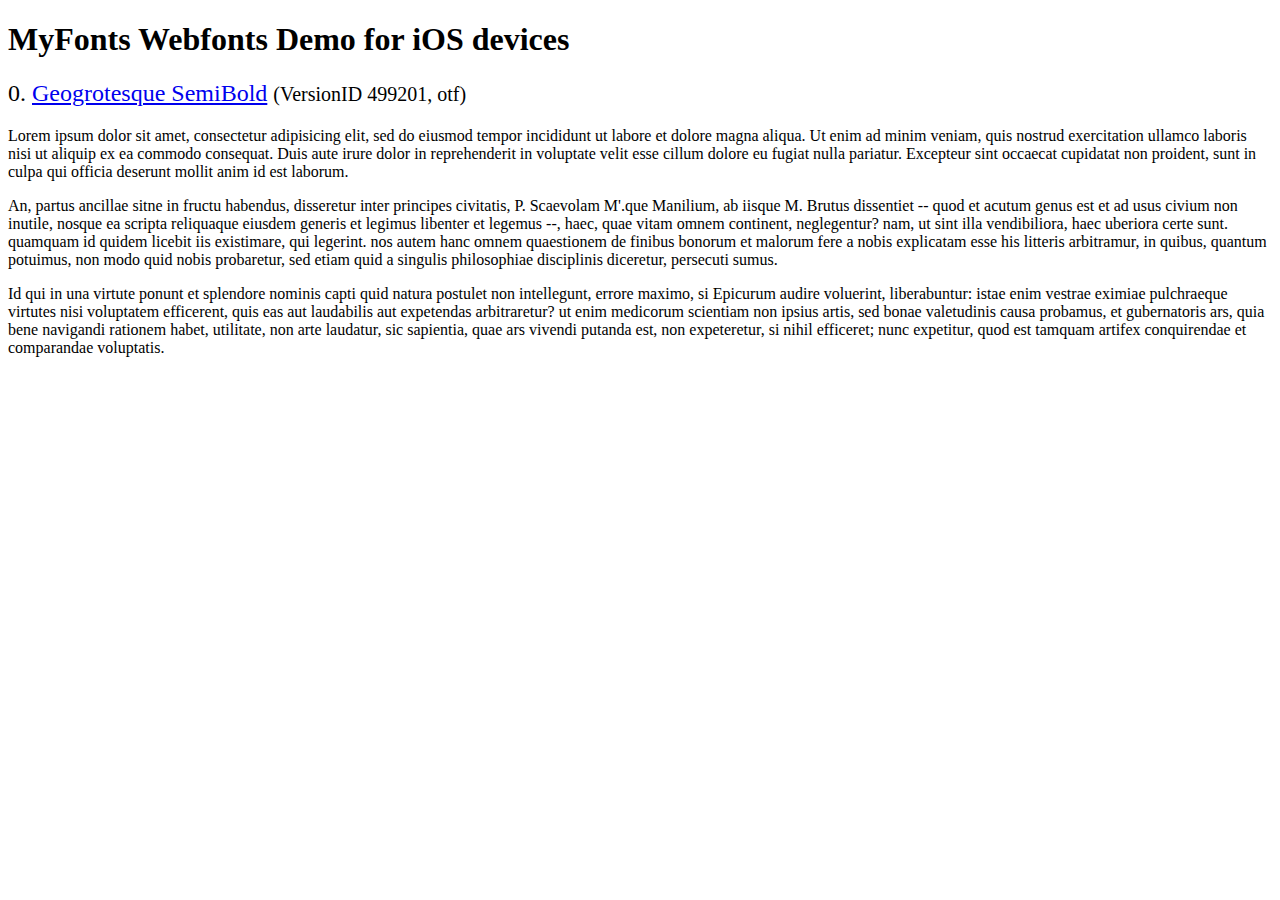
<file: slideshow/files/flexslider/demo/fonts/webfonts/geo-semibold/svg/index.html>
<!DOCTYPE html>
<html>
<head>
<title>MyFonts Webfonts Demo for iOS devices</title>
<meta http-equiv="content-type" content="text/html; charset=utf-8" />

<style type="text/css" media="all">

	h2 {
		 font-weight:normal;
	}

		
	@font-face {
		font-family:"Geogrotesque-SemiBold";
		src:url("style_169898.svg#Geogrotesque-SemiBold") format("svg");
	}
	
	.webfont_0 {
		font-family: Geogrotesque-SemiBold;
	}
		
</style>

</head>

<body>

<h1>MyFonts Webfonts Demo for iOS devices</h1>


<h2>0. <span class='webfont_0'><a href='http://new.myfonts.com/search/style::169898/'>Geogrotesque SemiBold</a></span>
<small>(VersionID 499201, otf)</small>
</h2>

<p class='webfont_0'>Lorem ipsum dolor sit amet, consectetur adipisicing elit, sed do eiusmod tempor incididunt ut labore et dolore magna aliqua. Ut enim ad minim veniam, quis nostrud exercitation ullamco laboris nisi ut aliquip ex ea commodo consequat. Duis aute irure dolor in reprehenderit in voluptate velit esse cillum dolore eu fugiat nulla pariatur. Excepteur sint occaecat cupidatat non proident, sunt in culpa qui officia deserunt mollit anim id est laborum.</p>

<p class='webfont_0'>An, partus ancillae sitne in fructu habendus, disseretur inter principes civitatis, P. Scaevolam M'.que Manilium, ab iisque M. Brutus dissentiet -- quod et acutum genus est et ad usus civium non inutile, nosque ea scripta reliquaque eiusdem generis et legimus libenter et legemus --, haec, quae vitam omnem continent, neglegentur? nam, ut sint illa vendibiliora, haec uberiora certe sunt. quamquam id quidem licebit iis existimare, qui legerint. nos autem hanc omnem quaestionem de finibus bonorum et malorum fere a nobis explicatam esse his litteris arbitramur, in quibus, quantum potuimus, non modo quid nobis probaretur, sed etiam quid a singulis philosophiae disciplinis diceretur, persecuti sumus.</p>

<p class='webfont_0'>Id qui in una virtute ponunt et splendore nominis capti quid natura postulet non intellegunt, errore maximo, si Epicurum audire voluerint, liberabuntur: istae enim vestrae eximiae pulchraeque virtutes nisi voluptatem efficerent, quis eas aut laudabilis aut expetendas arbitraretur? ut enim medicorum scientiam non ipsius artis, sed bonae valetudinis causa probamus, et gubernatoris ars, quia bene navigandi rationem habet, utilitate, non arte laudatur, sic sapientia, quae ars vivendi putanda est, non expeteretur, si nihil efficeret; nunc expetitur, quod est tamquam artifex conquirendae et comparandae voluptatis.</p>




</body>
</html>
</file>
<file: assignment 1/files/css/styles.css>
/* General Styles */

* {
  margin: 0;
  padding: 0;
  box-sizing: border-box;
}

body, html {
  height: 100%;
  width: 100%;
}

body {
  background: #ffffff;
  font-family: Helvetica, Arial, sans-serif;
  font-weight: normal;
  text-align: center;
  font-size: 14px;
  line-height: 24px;
  color: #222222;
}

a, a:visited {
  color: #222222;
  font-weight: bold; 
  text-decoration: none;
}

a:hover {
  color: #e03d4e;
}

.italic {
  font-style: italic;
}

.bold {
  font-weight: bold;
}

.product-photo {
  border: 5px solid #ffffff;
  display: inline-block;
  margin: auto;
}

.product-info{
  text-align: center;
  margin: auto;
  border: 10px ;
  display: inline-block;
  font-size: 14px;
  line-height: 20px;
}

.link {
  color: #e54e5f;
  font-size: 14px;
  line-height: 57px;
  font-weight: bold;
}

#paragraph-1{
  text-align: center;
}


/* Header */
header{
  width: 100%;
  height: 300px;
  background: #f0f0f0;
  border-bottom: 4px solid #e03d4e;
  margin-bottom: 40px;
}

#inner-wrapper{
  width: 940px;
  margin: auto;
}

#logo{
  padding-top: 60px;
  padding-bottom: 25px;
  text-align: center;
}

#nav ul{
  list-style-type: none;
  padding: 12px;
}

#nav ul li{
  font-size: 12px;
  line-height: 14px;
  font-weight: bold;
  padding: 0 30px 0 30px;
  display: inline;
}

#nav ul li.active a{
  color:#e03d4e;
  font-weight: bold;
}

h1 {
  color: #222222;
  text-align: center;
  font-weight: bold;
  font-size: 33px;
  line-height: 70px;
  margin-right: 15px;
  margin-top: 20px;
}

h2 {
  font-size: 20px;
  font-weight: bold;
  line-height: 100px;
  color: #222222;
}

h3{
  font-size: 16px;
  line-height: 24px;
  color: #222222;
}

#line{
  border-bottom: 1px solid #d3d3d3;
  width: 500px;
  margin: auto;
  margin-top: 30px;
}

#footer{
  width: 100%;
  height: 200px;
  background: #222222;
  border-top: 4px solid #e03d4e;
  margin-top: 20px;
}

#inner-wrapper{
  width: 940px;
  margin: 0 auto;
}
</file>
<file: css3-button/files/css/styles.css>
/* General Styles */

* {
  margin: 0;
  box-sizing: border-box;
}

body, html {
  height: 100%;
  width: 100%;
}

body {
  background: #ffffff;
  font-family: Helvetica, Arial, sans-serif;
  font-weight: normal;
  text-align: left;
  color: #222222;
}

a, a:visited {
  text-decoration: none;
  cursor: pointer !important;
}


/* Header */

header {
  width: 100%;
  height: 100px;
  background: #ffffff;
  text-align: center;
  border-bottom: 1px solid rgba(0,0,0,.25);
}

.logo {
  padding-top: 25px;
}

h1 {
  width: 50px;
  background: #14BDD1;
  color: #ffffff;
  text-align: center;
  font-weight: bold;
  font-size: 30px;
  line-height: 50px;
  border-radius: 50px;
  margin-right: 15px;
  display: inline-block;
}

h2 {
  font-size: 24px;
  line-height: 50px;
  color: #222222;
  display: inline-block;
}



/* Content */

.content {
  width: 940px;
  background: #ffffff;
  margin: 50px auto;
}

.button-wrapper {
  width: 100%;
  margin: 200px;
}

.button{
  width: 150px;
  height: 50px;
  display: block;
  text-align: center;
  line-height: 50px;
  font-size: 14px;
  font-weight: bold;
  text-transform: uppercase;
  float: left;
  margin-right: 50px;
  transition: all 200ms ease-in-out;
}

.one{
  color: #14bdd1;
  border: 1px solid #14BDD1;
  border-radius: 50px;
  background: transparent;
}

  .one:hover {
    color: #ffffff;
    background: #14BDD1;
  }

.two {
  color: #ffffff;
  background: #14BDD1;
  border-radius: 50px;
}
  .two:hover {
    background: #0a8b9a;
    border-radius: 5px;
  }

.three {
  color: #ffffff;
  background: #14BDD1;
  border-radius: 5px;
}

  .three:hover {
    background: #44cddd;
    box-shadow: 0 5px 20px #aaaaaa;
  }
</file>
<file: grid/files/css/styles.css>
/* General Styles */

* {
  margin: 0;
}

body, html {
  height: 100%;
  width: 100%;
}

body {
  background: #ffffff;
  font-family: Helvetica, Arial, sans-serif;
  font-weight: normal;
  text-align: left;
  color: #222222;
}

a, a:visited {
  color: #14BDD1;
  text-decoration: none;
  cursor: pointer !important;
}

a:hover {
  color: #222222;
  text-decoration: underline;
}

.italic {
  font-style: italic;
}

.bold {
  font-weight: bold;
}


/* Header */

header {
  width: 100%;
  height: 100px;
  margin: 0 auto;
  background: #ffffff;
  border-bottom: 1px solid rgba(0,0,0,.25);
}

#inner-wrapper {
  width: 940px;
  margin: 0 auto;
}

#logo {
  width: 50%;
  padding-top: 25px;
  float: left;
}

h1 {
  width: 50px;
  background: #14BDD1;
  color: #ffffff;
  text-align: center;
  font-weight: bold;
  font-size: 30px;
  line-height: 50px;
  border-radius: 50px;
  margin-right: 15px;
  display: inline-block;
}

h2 {
  font-size: 24px;
  line-height: 50px;
  color: #222222;
  display: inline-block;
}

#nav {
  float: right;
}

#nav ul {
  list-style-type: none;
}

  #nav ul li {
    font-size: 14px;
    font-weight: normal;
    line-height: 100px;
    float: left;
    padding-left: 17px;
  }

  #nav ul li.active a {
    color: #222222 !important;
    font-weight: bold;
  }


/* Content */

#content{
  width: 940px;
  background: #ffffff;
  margin: 50px auto 0 auto;
}

.project{
  width: 220px;
  height: 110px;
  background: #cccccc;
  color:#ffffff;
  text-align: center;
  line-height: 110px;
  float: left;
  margin-right: 20px;
  margin-bottom: 20px;
}

.project:hover {
  background: #eeeeee;
  color: #aaaaaa;
}

.last{
  margin: 0;
}
</file>
<file: header/files/css/styles.css>
/* General Styles */

* {
  margin: 0;
  padding: 0;
  box-sizing: border-box;
}

body, html {
  height: 100%;
  width: 100%;
}

body {
  background: #f0f0f0;
  font-family: Helvetica, Arial, sans-serif;
  font-weight: normal;
  text-align: left;
  color: #222222;
}

a, a:visited {
  color: #14BDD1;
  text-decoration: none;
  cursor: pointer !important;
}

a:hover {
  color: #222222;
  text-decoration: underline;
}

.italic {
  font-style: italic;
}

.bold {
  font-weight: bold;
}


/* Header */
header{
  width: 100%;
  height: 100px;
  background: #ffffff;
  border-bottom: 1px solid rgba(0,0,0,.25);
  position: fixed;
  top: 0;
}

#inner-wrapper{
  width: 940px;
  margin: 0 auto;
}

#logo{
  width: 50%;
  padding: 25px;
  float: left;

}

#nav{
  float: right;
}

#nav ul{
  list-style-type: none;
}

#nav ul li{
  font-size: 14px;
  line-height: 100px;
  font-weight: normal;
  padding-left: 17px;
  display: inline-block;
}

#nav ul li.active a{
  color:#222222;
  font-weight: bold;
}

#content{
  width: 940px;
  background: #ffffff;
  margin: 0 auto;
  padding: 20px;
  margin-top: 100px;
}

#content p{
  margin-bottom: 15px;
  font-size: 14px;
  line-height: 20px;
}

h1 {
  width: 50px;
  background: #14BDD1;
  color: #ffffff;
  text-align: center;
  font-weight: bold;
  font-size: 30px;
  line-height: 50px;
  border-radius: 50px;
  margin-right: 15px;
  display: inline-block;
}

h2 {
  font-size: 24px;
  line-height: 50px;
  color: #222222;
  display: inline-block;
}
</file>
<file: portfolio/files/css/styles.css>
/* General Styles 

red --> #b21919

*/

* {
  margin: 0;
  padding: 0;
  box-sizing: border-box;
}

body, html {
  height: 100%;
  width: 100%;
}

body {
  background: #ffffff;
  font-family: 'PT Sans', sans-serif;
  font-weight: normal;
  text-align: left;
  color: #222222;
}

a, a:visited {
  color: #b21919;
  text-decoration: none;
}

a:hover {
  color: #b21919;
  text-decoration: none;
  font-weight: bold;
}

.italic {
  font-style: italic;
}

.bold {
  font-weight: bold;
}


/* Header */

header {
  width: 100%;
  height: 100px;
  margin: auto;
  padding: 30px 0 40px 0;
  background: #ffffff;
}

#inner-wrapper {
  width: 940px;
  margin: 0 auto;
}

#title {
  width: 50%;
  padding-top: 34px;
  float: left;
  padding-left: 20px;
}

#title:hover h2{
  color: #b21919;
}

#logo{
  padding-top: 20px;
  width: 72px;
  height: 72px;
  float: left;
}

h1 {
  width: 50px;
  background: #b21919;
  color: #ffffff;
  text-align: center;
  font-weight: bold;
  font-size: 24px;
  line-height: 50px;
  border-radius: 50px;
  margin-right: 15px;
  display: inline-block;
}

h2 {
  font-family: 'PT Sans', sans-serif;
  font-size: 20px;
  line-height: 49px;
  color: #222222;
  display: inline-block;
}

#nav {
  float: right;
  font-family: 'PT Sans', sans-serif;
}

#nav ul {
  list-style-type: none;
}

 #nav ul li {
   font-size: 14px;
   font-weight: normal;
   line-height: 123px;
   float: left;
   padding-left: 17px;
 }

  #nav ul li.active a {
    color: #222222;
    font-weight: bold;
  }


/* Content */

#grid{
  width: 940px;
  background: #ffffff;
  margin: 40px auto 0;
  border-top: 4px solid #b21919;
  padding-top: 30px;
}

#content{
  width: 940px;
  margin: 40px auto 0;
  padding: 50px;
  background: #ffffff;
  position: relative;

}

#content img{
  width: 100%;
}

.project{
  width: 220px;
  height: 220px;
  background: #cccccc;
  color:#ffffff;
  text-align: center;
  line-height: 220px;
  float: left;
  margin-right: 20px;
  margin-bottom: 20px;
  position: relative;
  overflow: hidden;
}

.project img {
  position: absolute;
  height: 100%;
  left: 50%;
  margin-left: -165px;

}

.project:hover {
  background: #eeeeee;
  color: #aaaaaa;
}

.project-empty{
  width: 220px;
  height: 220px;
  background: #ffffff;
  text-align: center;
  line-height: 220px;
  float: left;
  margin-right: 20px;
  margin-bottom: 20px;
  position: relative;
  overflow: hidden;
}

.last{
  margin: 0;
}

.project-last-empty{
  margin: 0;
  background: #fff
}

.project-description{
  margin: 10px 0 30px 0;
  border-bottom: 4px solid #b21919;
  padding-bottom: 20px;
}

.clearfix {
  clear: both;
  height: 200px; 
}
</file>
<file: scrolling/files/css/styles.css>
/* General Styles */

* {
  margin: 0;
}

body, html {
  height: 100%;
  width: 100%;
}

body {
  background: #f0f0f0;
  font-family: Helvetica, Arial, sans-serif;
  font-weight: normal;
  text-align: left;
  color: #222222;
}

a, a:visited {
  color: #14BDD1;
  text-decoration: none;
  cursor: pointer !important;
}

a:hover {
  color: #222222;
}

.italic {
  font-style: italic;
}

.bold {
  font-weight: bold;
}

#clearfix {
  clear: both;
}


/* Header */

header {
  width: 100%;
  height: 100px;
  margin: 0 auto;
  background: #ffffff;
  border-bottom: 1px solid rgba(0,0,0,.25);
  position: fixed;
  top: 0px;
}

#inner-wrapper {
  width: 940px;
  margin: 0 auto;
}

#logo {
  width: 50%;
  padding-top: 25px;
  float: left;
}

h1 {
  width: 50px;
  background: #14BDD1;
  color: #ffffff;
  text-align: center;
  font-weight: bold;
  font-size: 30px;
  line-height: 50px;
  border-radius: 50px;
  margin-right: 15px;
  display: inline-block;
}

h2 {
  font-size: 24px;
  line-height: 50px;
  color: #222222;
  display: inline-block;
}

#nav {
  float: right;
}

#nav ul {
  list-style-type: none;
}

  #nav ul li {
    font-size: 14px;
    font-weight: normal;
    line-height: 100px;
    float: left;
    padding-left: 17px;
  }

a.active{
  color: #222222;
  padding-bottom: 2px;
  border-bottom: 1px dotted #222222;
}

/* Content */

#content {
  width: 940px;
  background: #ffffff;
  margin: 0 auto;
  padding: 0px 20px;
}

#content p {
  margin-bottom: 15px;
  font-size: 14px;
  line-height: 20px;
}

#section-1, #section-2, #section-3 {
  padding-top: 120px;
}

.project {
  width: 220px;
  height: 110px;
  background: #cccccc;
  color: #ffffff;
  text-align: center;
  line-height: 100px;
  float: left;
  margin-right: 20px;
  margin-bottom: 20px;
}

  .project:hover {
    background: #eeeeee;
    color: #aaaaaa;
  }

  .last {
    margin-right: 0px;
  }

.back-to-top {
  margin: 25px 0px;
  color: #ffffff;
  opacity: 1;
  float: left;
  margin-right: 20px;
  background: #14bdd1;
  padding: 12px 25px;
  -webkit-border-radius: 3px;
  -moz-border-radius: 3px;
  border-radius: 3px;
  cursor: pointer;
  -webkit-transition: all 0.4s ease;
  -moz-transition: all 0.4s ease;
  -o-transition: all 0.4s ease;
  transition: all 0.4s ease;
}

  .back-to-top:hover {
    opacity: .5;
    color: #ffffff;
  }
</file>
<file: web-fonts/files/css/styles.css>
/* General Styles */

* {
  margin: 0;
}

body, html {
  height: 100%;
  width: 100%;
}

body {
  background: #ffffff;
  font-family: Helvetica, Arial, sans-serif;
  font-weight: normal;
  text-align: left;
  color: #222222;
}

a, a:visited {
  color: #ffffff;
  text-decoration: none;
  cursor: pointer !important;
}

a:hover {
  color: #ffffff;
}

.italic {
  font-style: italic;
}

.bold {
  font-weight: 800;
}


/* Header */

header {
  width: 100%;
  height: 100px;
  background: #ffffff;
  text-align: center;
  border-bottom: 1px solid rgba(0,0,0,.25);
}

#logo {
  padding-top: 25px;
}

h1 {
  width: 50px;
  background: #14BDD1;
  color: #ffffff;
  text-align: center;
  font-weight: bold;
  font-size: 30px;
  line-height: 50px;
  border-radius: 50px;
  margin-right: 15px;
  display: inline-block;
}

h2 {
  font-size: 24px;
  line-height: 50px;
  color: #222222;
  display: inline-block;
}

/* Content */

#content {
  width: 940px;
  background: #ffffff;
  margin: 50px auto;
}

#content p {
  font-size: 14px;
  line-height: 18px;
  margin-bottom: 20px;
}

#left-column, #right-column {
  width: 48%;
  margin-right: 4%;
  float: left;
}

  #right-column {
    margin-right: 0%;
  }

.left-header {
  font-family: 'Playfair Display', serif;
  font-size: 40px;
    font-weight: 300;
    margin-bottom: 20px;
}

#left-column p {
  font-family: 'PT Serif', serif;
  text-align: justify;
}

.right-header {
  font-family: 'Open Sans', sans-serif;
  font-size: 40px;
  font-weight: 300;
  margin-bottom: 20px;
}

#right-column p{
  font-weight: 400;
  font-family: 'Open Sans', sans-serif;
}
</file>
